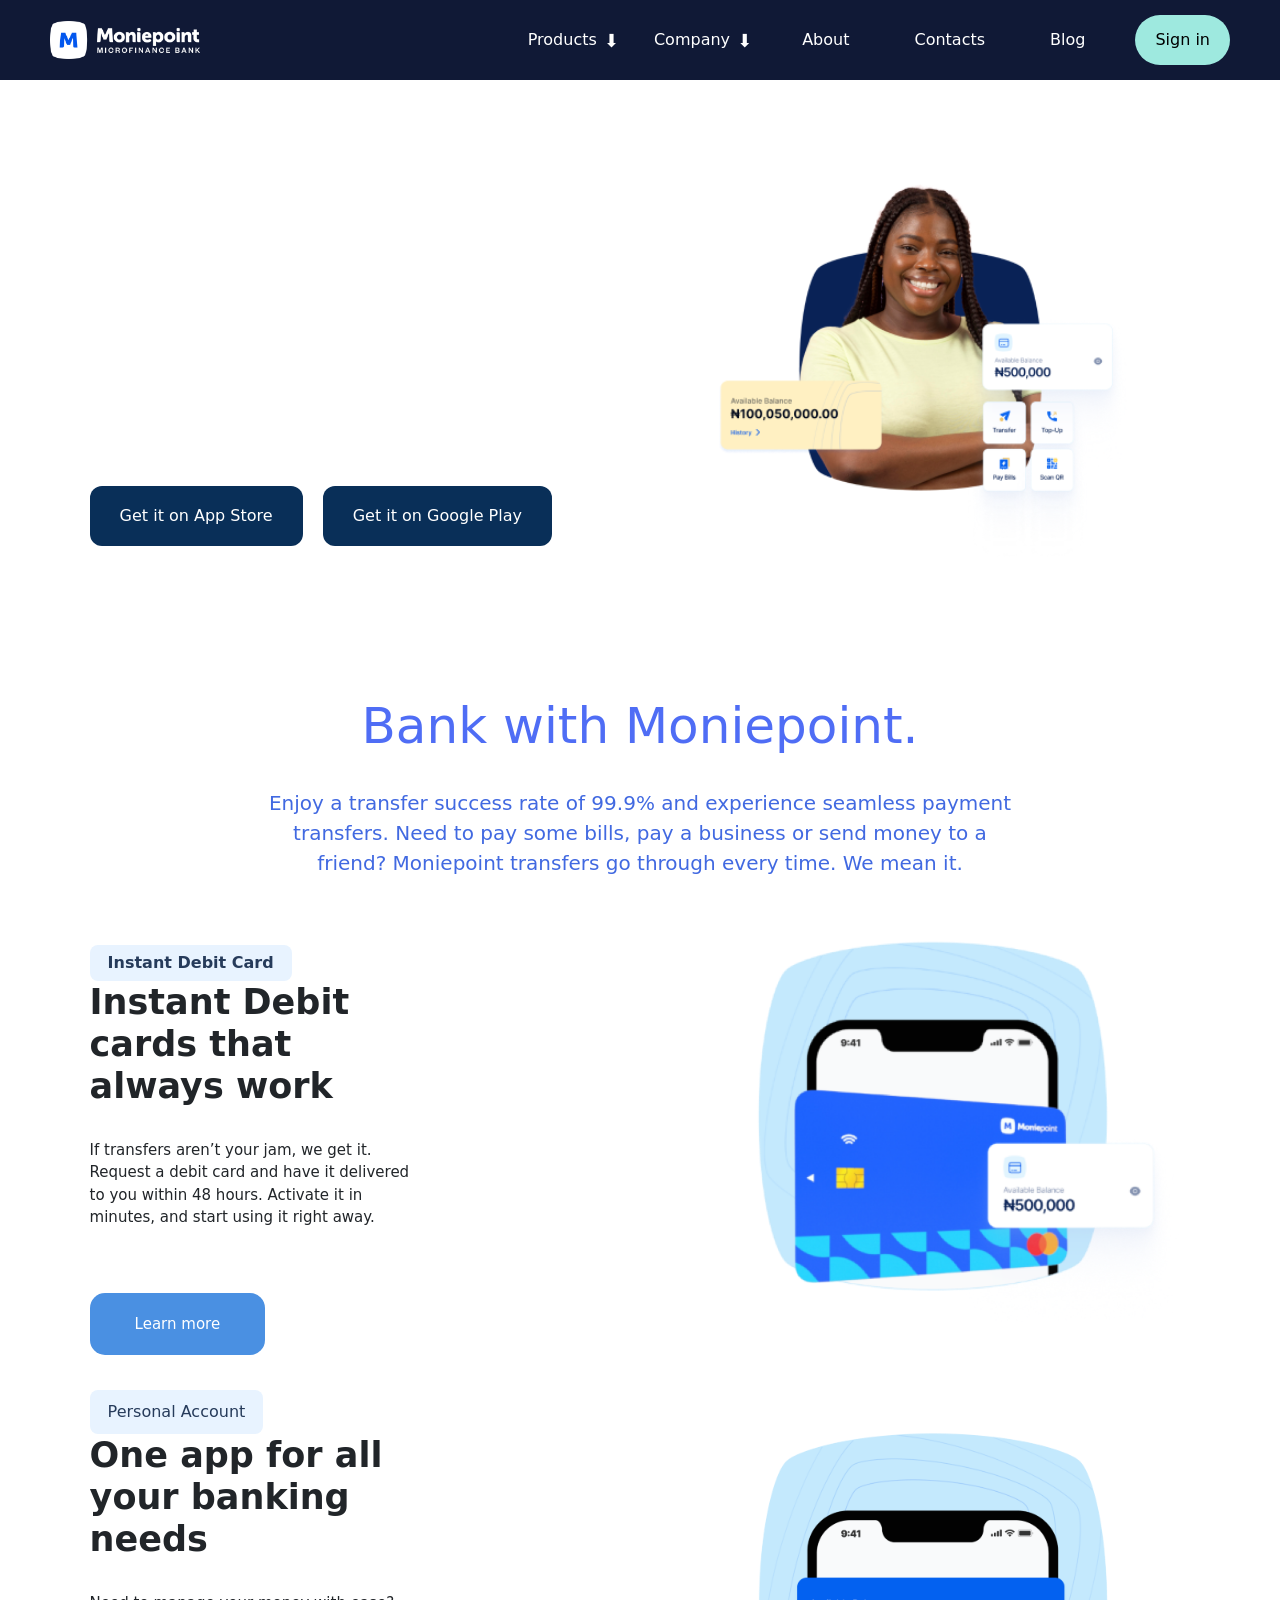
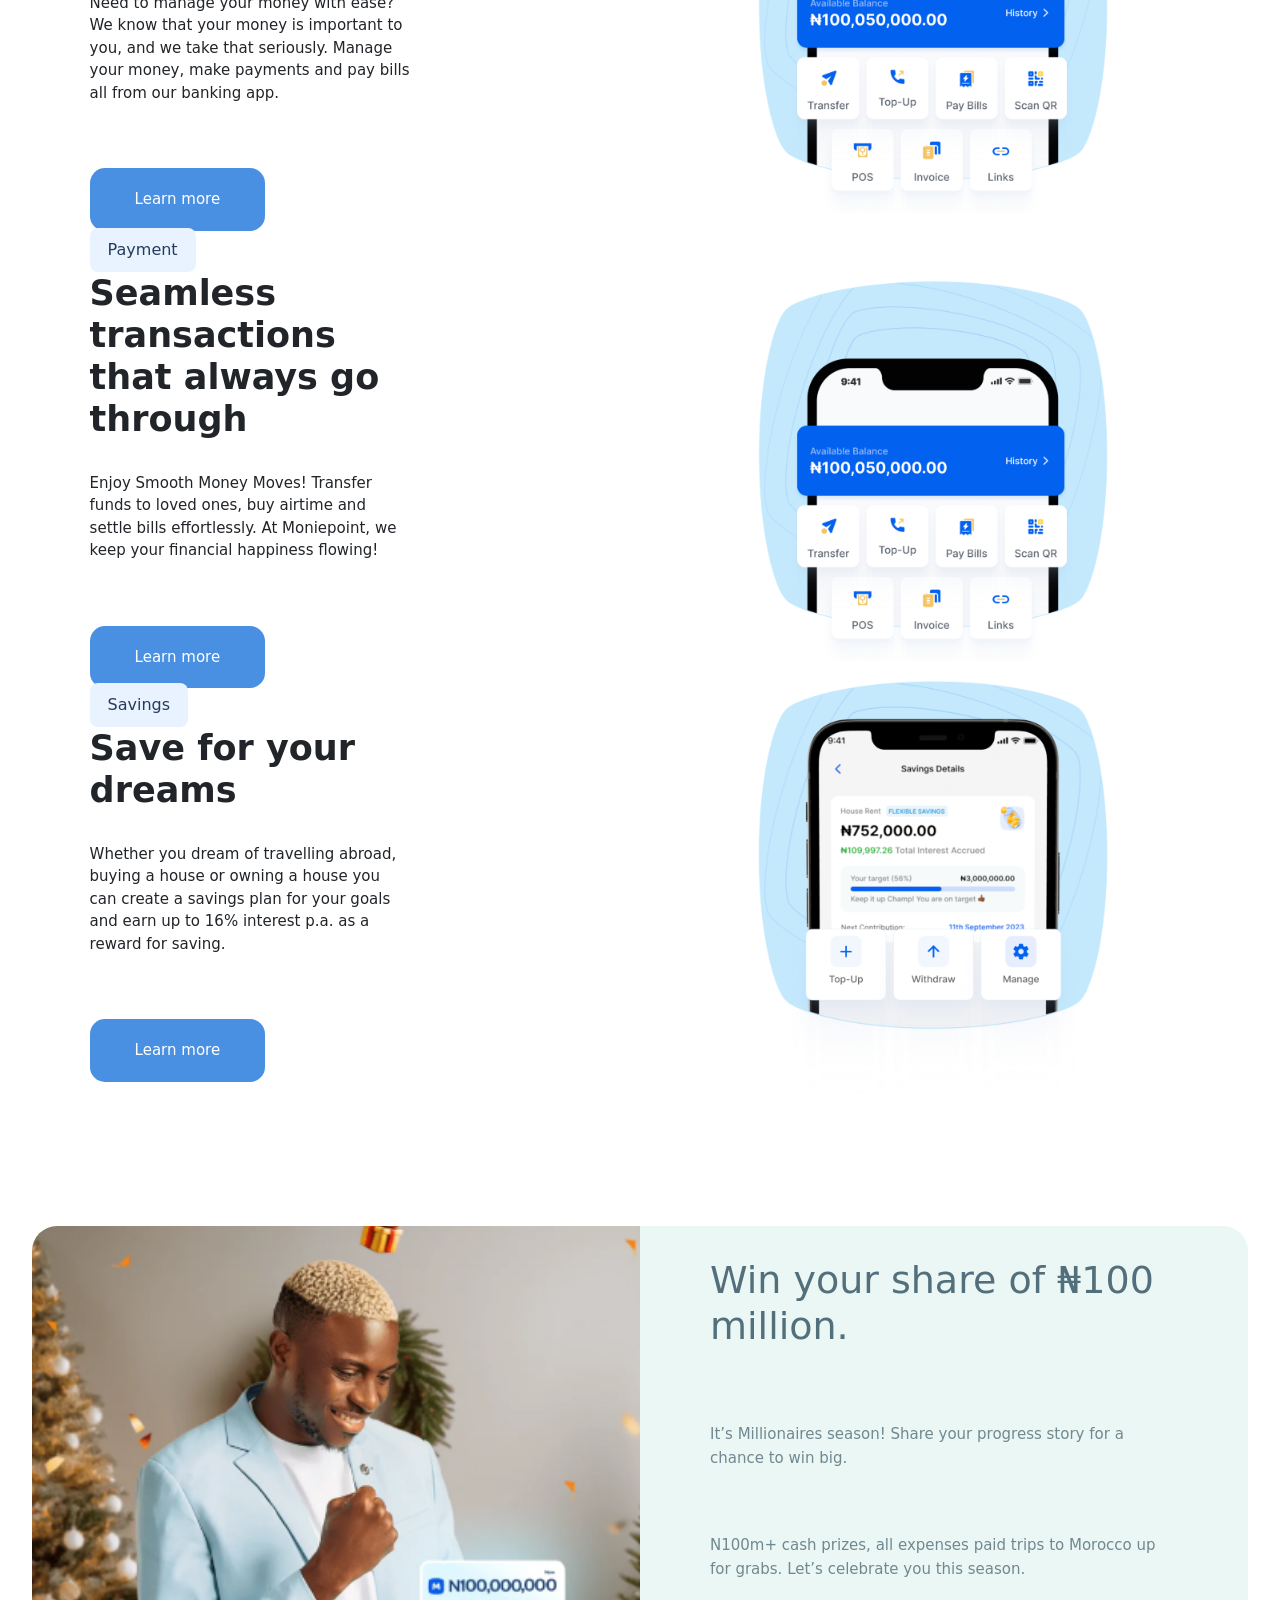
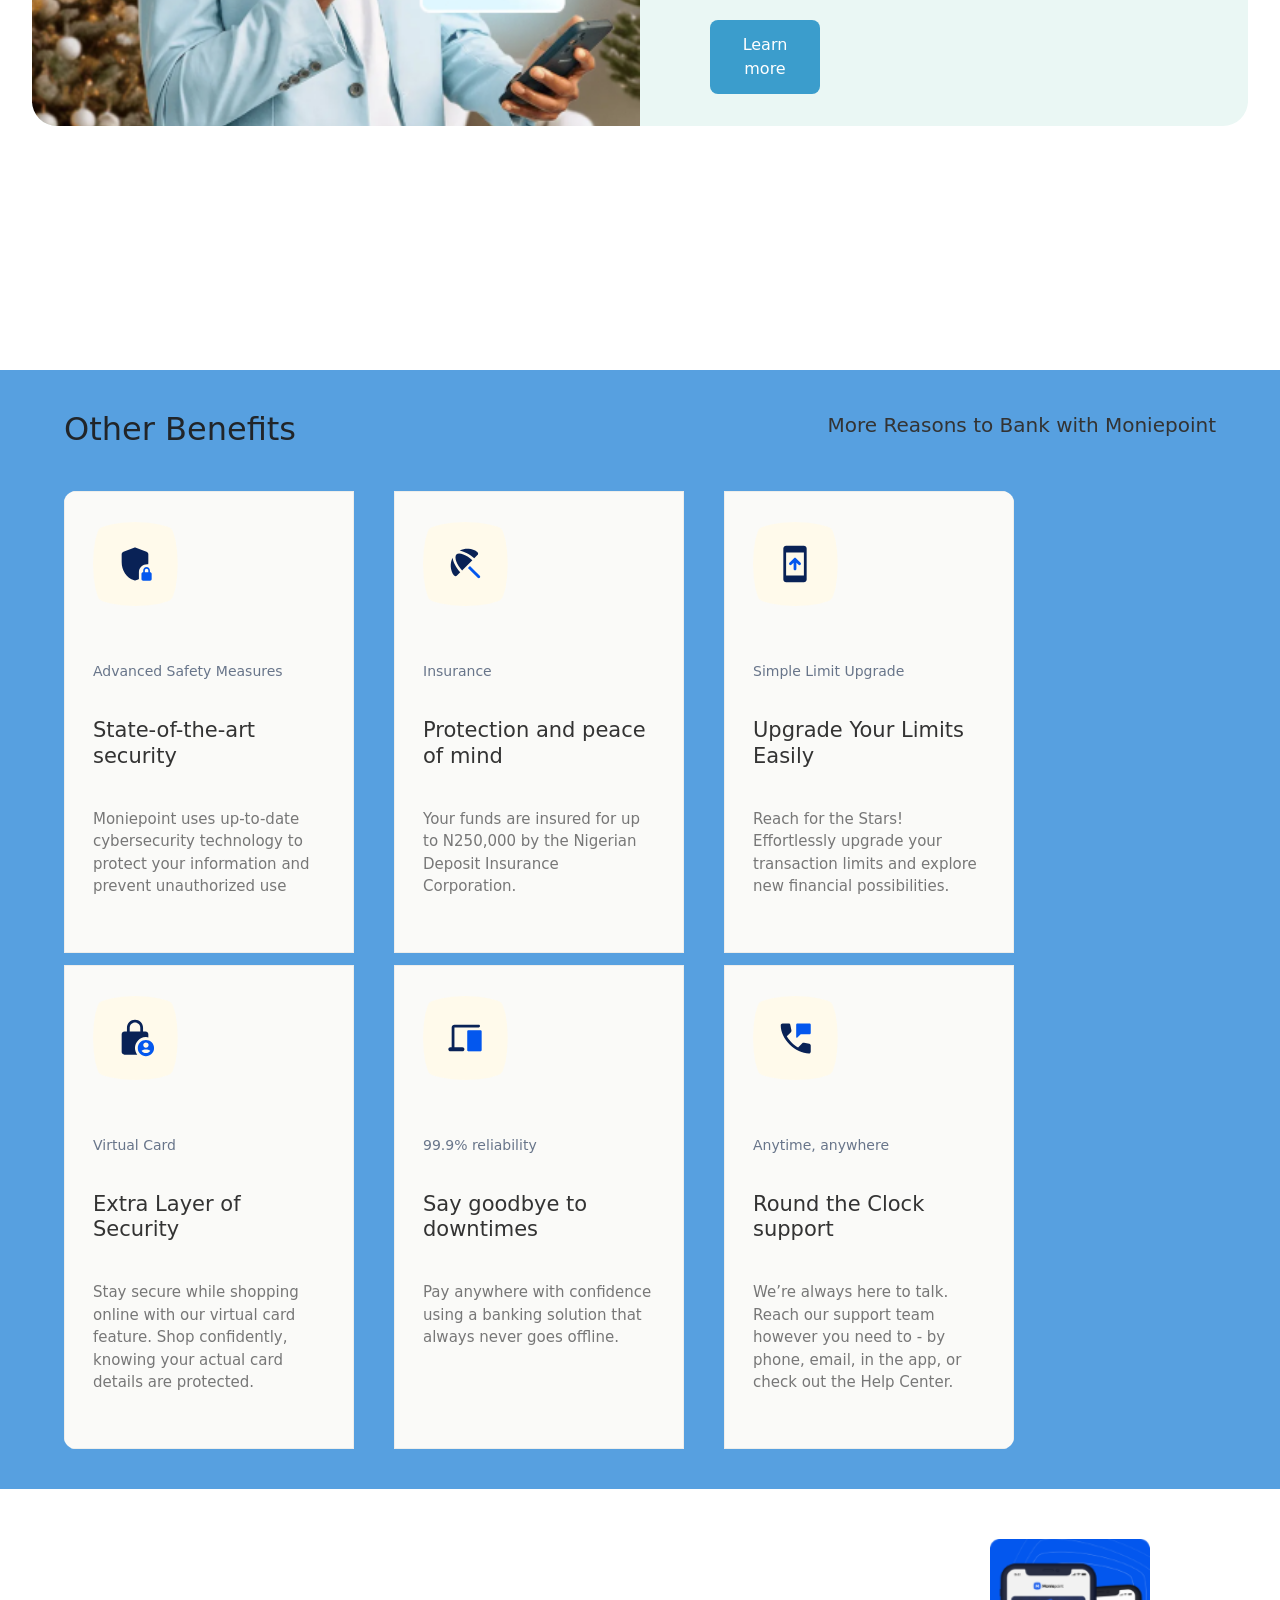
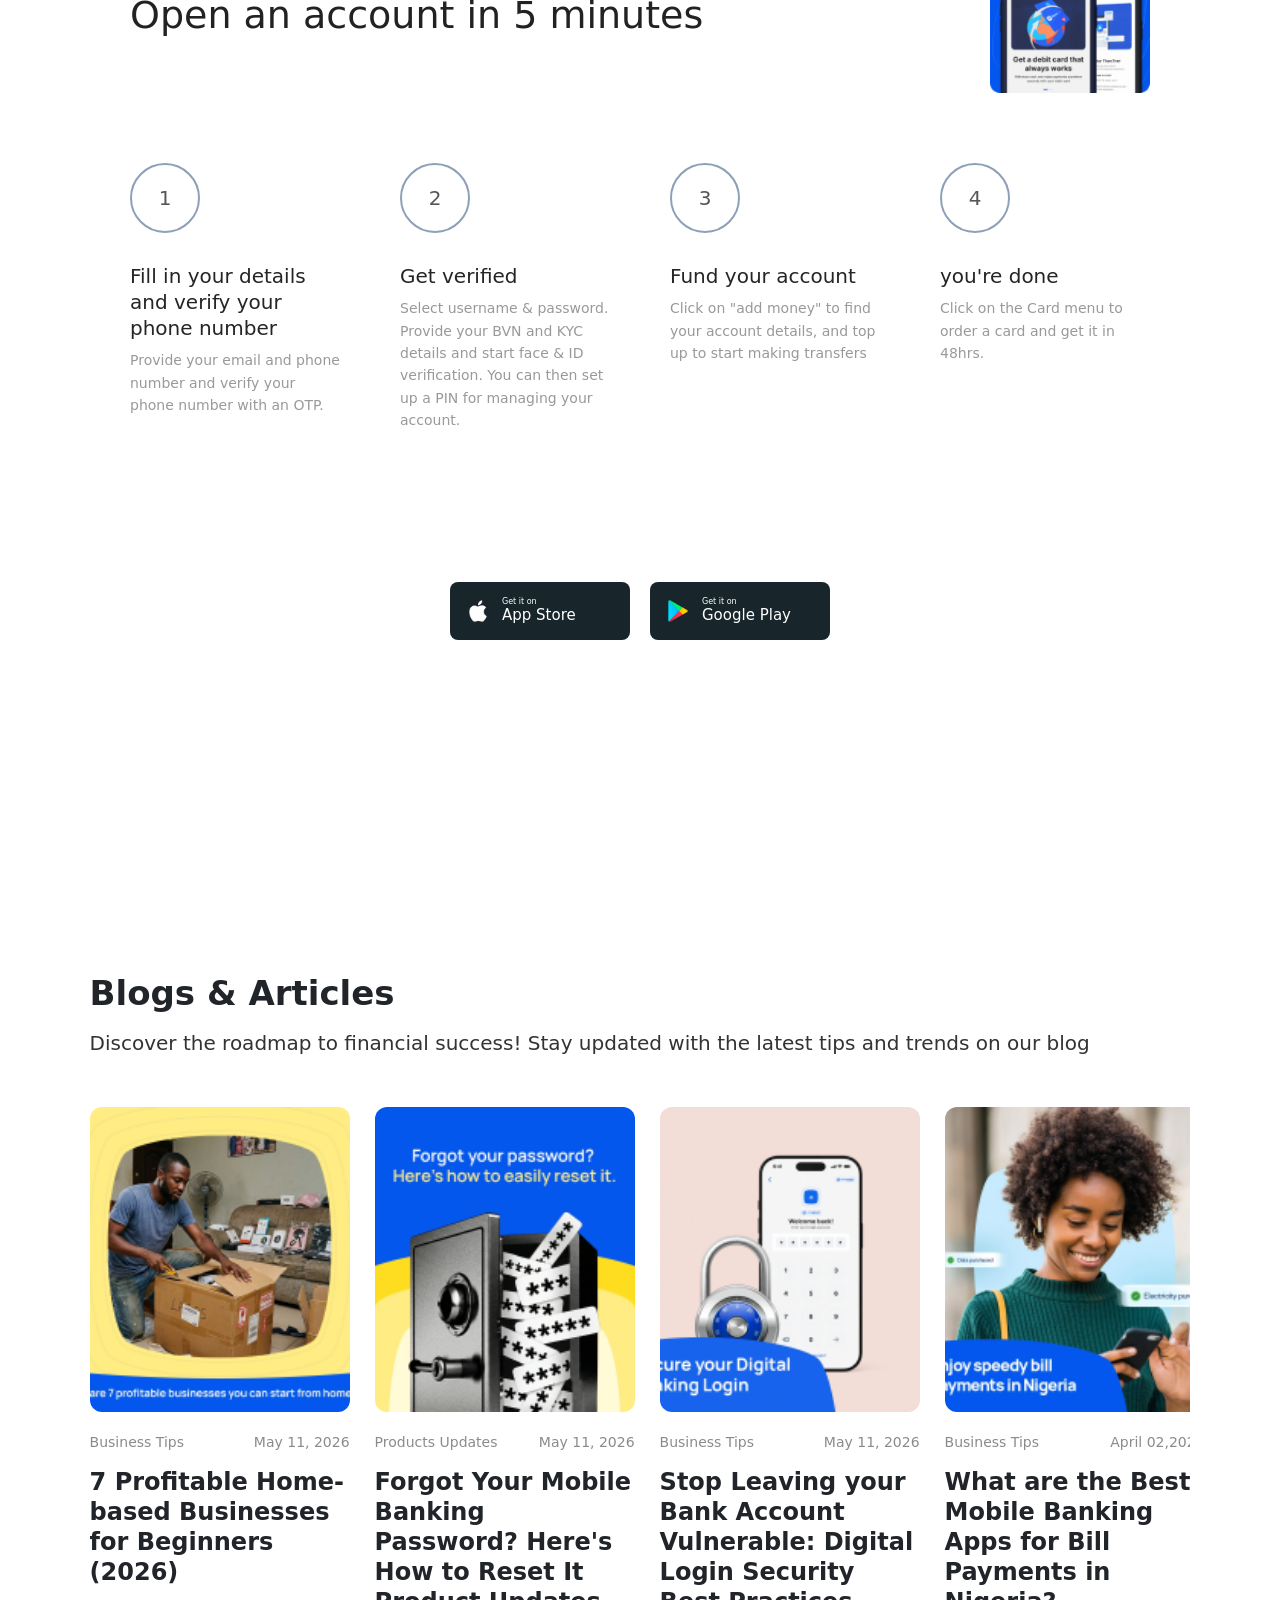
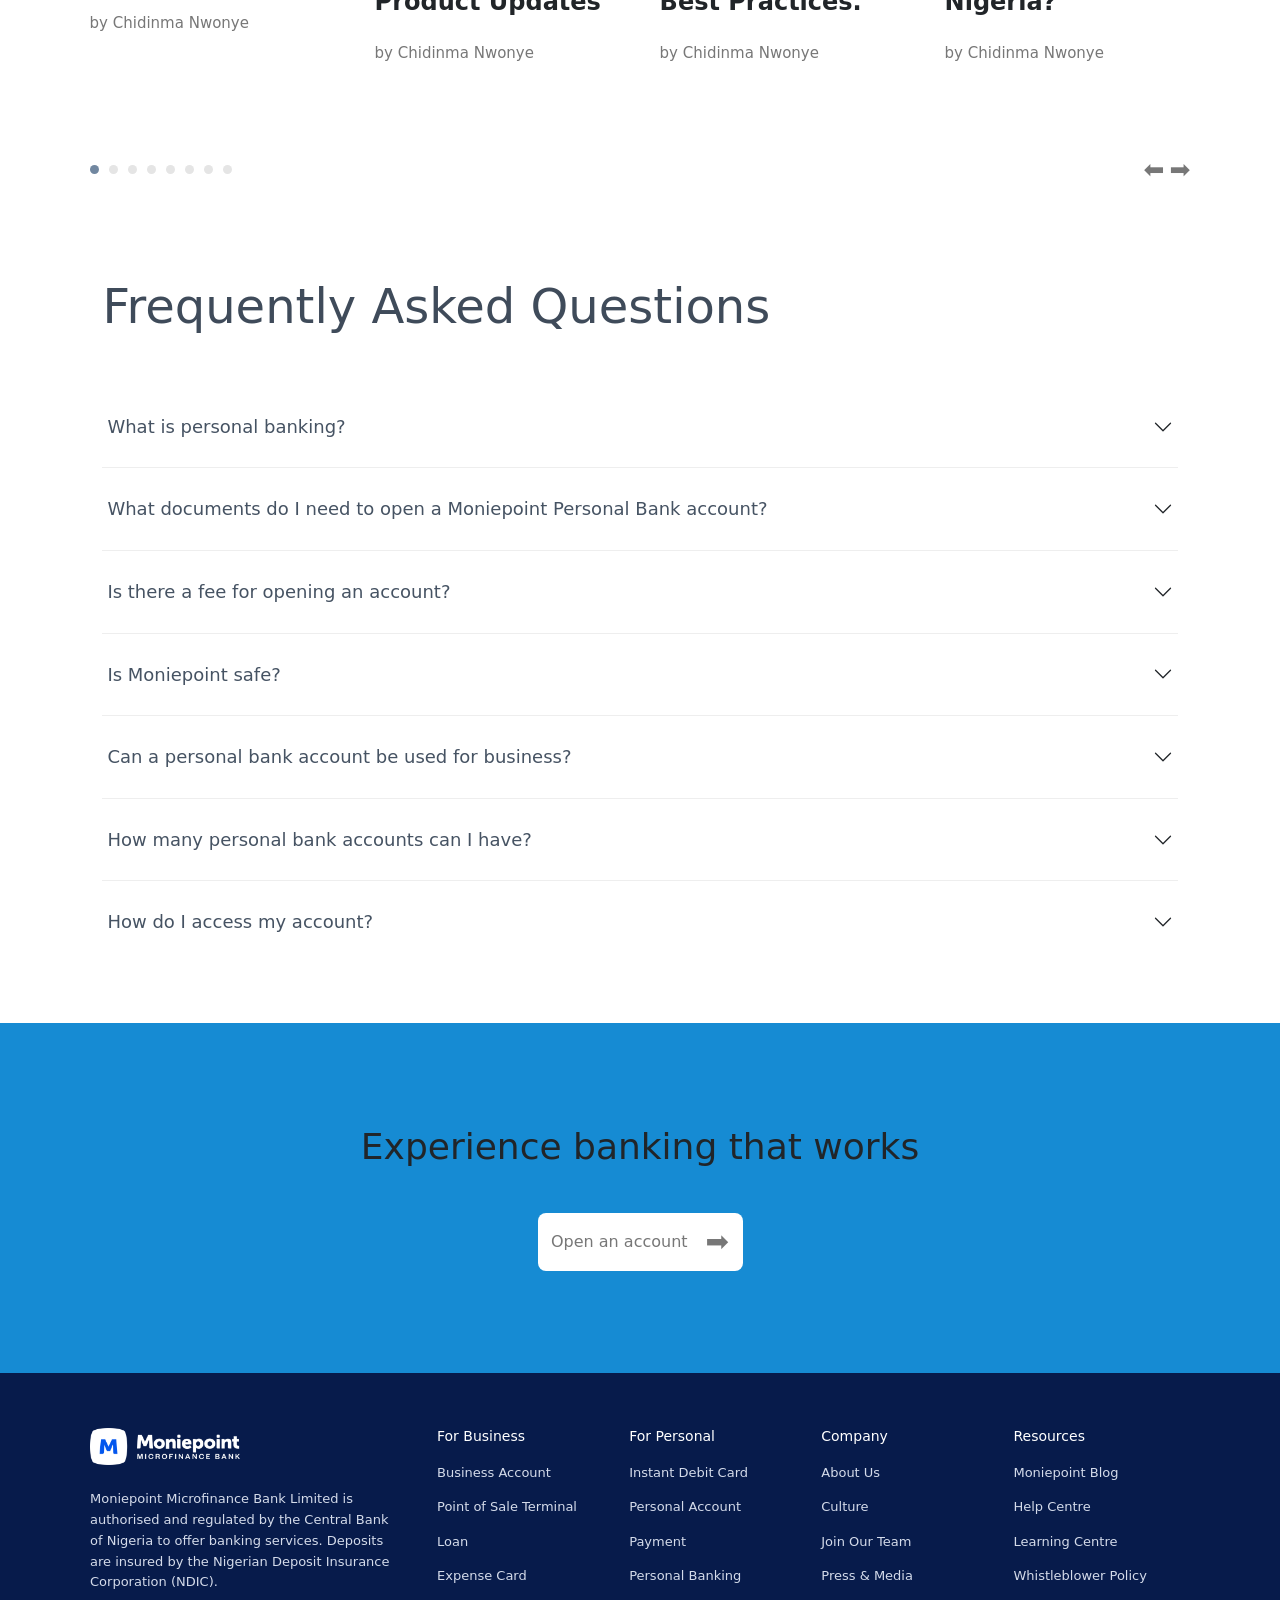
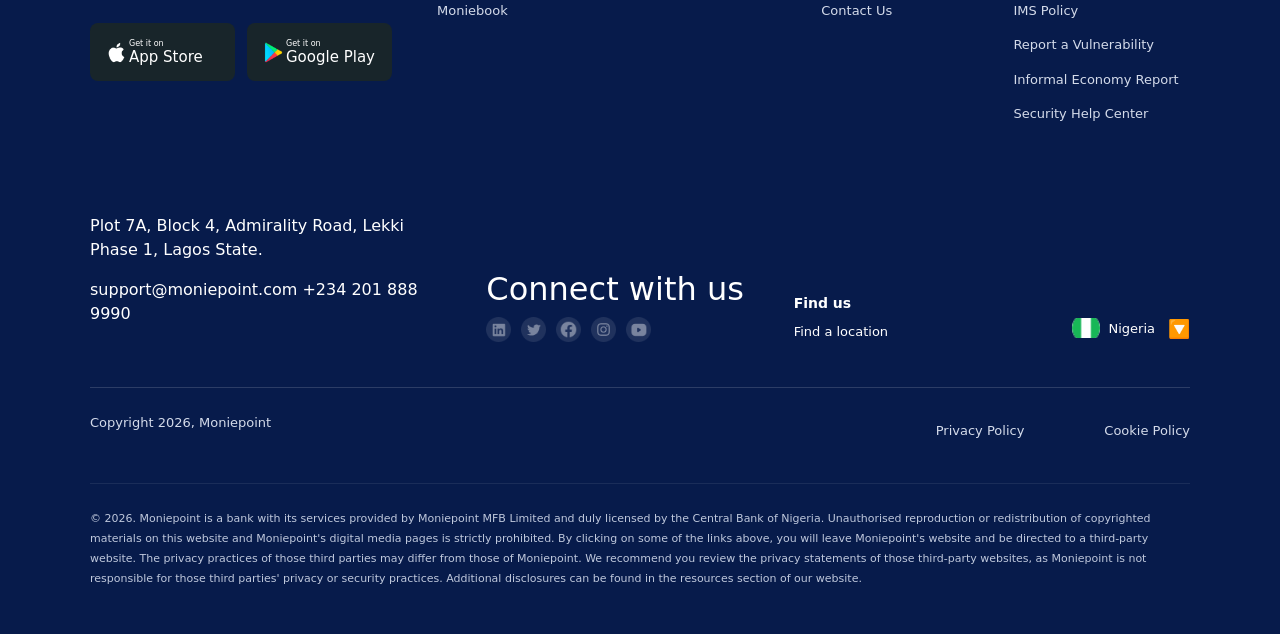
<file: index.html>
<!DOCTYPE html>
<html lang="en">
<head>
    <meta charset="UTF-8">
    <meta name="viewport" content="width=device-width, initial-scale=1.0">
    <title>Moniepoint</title>
    <link href="https://cdn.jsdelivr.net/npm/bootstrap@5.3.8/dist/css/bootstrap.min.css" rel="stylesheet" integrity="sha384-sRIl4kxILFvY47J16cr9ZwB07vP4J8+LH7qKQnuqkuIAvNWLzeN8tE5YBujZqJLB" crossorigin="anonymous">
    <link rel="stylesheet" href="style.css">
</head>
<body>
   <header class="navbar">
     <div class="logo">
       <img src="imgi_4_logo-mfb-white.png" alt="">
     </div>
        
     <div class="nav-right">

      <div class="dropdown">
        <input type="checkbox" id="products">

        <label for="products">
          Products <span>⬇</span>
        </label>

        <div class="dropdown-menu products-menu">
          <a href="#">
            <div class="menu-icon">
              <img src="imgi_45_default.png" alt="">
            </div>

            <div>
              <strong>Personal Account</strong>
              <p>Business and personal banking accounts</p>
            </div>
          </a>

          <a href="#">
            <div class="menu-icon">
              <img src="imgi_46_default.png" alt="">
            </div>

            <div>
              <strong>Debit Card</strong>
              <p>Business and individual loans</p>
            </div>
          </a>

          <a href="#">
            <div class="menu-icon">
              <img src="imgi_47_default.png" alt="">
            </div>

            <div>
              <strong>Payments</strong>
              <p>Accept payments from anywhere</p>
            </div>
          </a>

          <a href="#">
            <div class="menu-icon">
              <img src="imgi_48_default.png" alt="">
            </div>

            <div>
              <strong>USSD</strong>
              <P>Dial *5573# for easy offline banking</P>
            </div>
          </a>

          <a href="#">
            <div class="menu-icon">
              <img src="imgi_49_default.png" alt="">
            </div>

            <div>
              <strong>Savings</strong>
              <p>Save and earn up to 17.5% interest p.a. in return</p>
            </div>
          </a>

        </div>
        </div>
      <div class="dropdown">
        <input type="checkbox" id="company">

        <label for="company">
          Company <span>⬇</span>
        </label>

        <div class="dropdown-menu company-menu">
          <a href="#">
            <div class="menu-icon">
              <img src="imgi_49_default (1).png" alt="">
            </div>

            <div>
              <strong>Culture</strong>
            </div>
          </a>

          <a href="#">
            <div class="menu-icon">
              <img src="imgi_50_default.png" alt="">
            </div>

            <div>
              <strong>Careers</strong>
            </div>
          </a>

          <a href="#">
            <div class="menu-icon">
              <img src="imgi_51_default.png" alt="">
            </div>

            <div>
              <strong>Press</strong>
            </div>
          </a>

        </div>

      </div>


     






      
      <a href="#">About</a>
      <a href="#">Contacts</a>
      <a href="#">Blog</a>
      <button>Sign in</button>
     </div>
   </header>

  <div class="third">
    <div class="third-1">
      <h2>Get the card that works.</h2>
      <p>Brought to you by the same technology that powers Nigeria most trusted POS, Moniepoint offers you a reliable personal banking experience.</p>

      <div class="buttons">
        <button>Get it on App Store</button>
        <button>Get it on Google Play</button>

      </div>
    </div>

    <div class="image">
      <img src="imgi_9_hero.png" alt="">
    </div>
  </div>

  <div class="bank">
    <div class="bank-1">
      <h1>Bank with Moniepoint.</h1><br>
      <p>Enjoy a transfer success rate of 99.9% and experience seamless payment transfers. Need to pay some bills, pay a business or send money to a friend? Moniepoint transfers go through every time. We mean it.</p>

    </div>
  </div>

  <div class="debit">
    <div class="debit-1">
      <span class="badge">Instant Debit Card</span><br>
      <h2>Instant Debit cards that always work</h2><br>
      <p>If transfers aren’t your jam, we get it. Request a debit card and have it delivered to you within 48 hours. Activate it in minutes, and start using it right away.</p><br><br>
      
      <div class="debit-2">
        <button>Learn more</button>
      </div>
    </div>

    <div class="debit-3">
      <img src="imgi_10_tool1.png" alt="">
    </div>
   </div>
  

  <div class="personal">
    <div class="personal-1">
      <span class="pers">Personal Account</span><br>
      <h2>One app for all your banking needs</h2><br>
      <p>Need to manage your money with ease? We know that your money is important to you, and we take that seriously. Manage your money, make payments and pay bills all from our banking app.</p><br><br>

    <div class="personal-2">
      <button>Learn more</button>
    </div>
    </div><br>
    
    <div class="personal-3">
      <img src="imgi_12_tool3.png" alt="">
    </div>
  </div><br><br>

  <div class="go">
    <div class="go-1">
      <span class="gos">Payment</span><br>
      <h2>Seamless transactions that always go through</h2><br>
      <p>Enjoy Smooth Money Moves! Transfer funds to loved ones, buy airtime and settle bills effortlessly. At Moniepoint, we keep your financial happiness flowing!</p><br><br>

      <div class="go-2">
        <button>Learn more</button>
      </div>
    </div>

    <div class="go-3">
      <img src="imgi_12_tool3.png" alt="">
    </div>
  </div><br>

  <div class="save">
    <div class="save-1">
      <span class="saved">Savings</span><br>
      <h2>Save for your dreams</h2><br>
      <p>Whether you dream of travelling abroad, buying a house or owning a house you can create a savings plan for your goals and earn up to 16% interest p.a. as a reward for saving.</p><br><br>

      <div class="save-2">
        <button>Learn more</button>
      </div>
    </div>
    <div class="save-3">
      <img src="imgi_13_tool4.png" alt="">
    </div>
  </div><br>

  <div class="share">
    <div class="share-left">
      <img src="imgi_14_millionaires-season.png" alt="">
    </div>

    <div class="share-right">
      <h1>Win your share of ₦100 million.</h1><br><br>
      <p>It’s Millionaires season! Share your progress story for a chance to win big.</p><br><br>
      <p>N100m+ cash prizes, all expenses paid trips to Morocco up for grabs. Let’s celebrate you this season.</p><br>

      <button>Learn more</button>
    </div>
  </div><br>

  <section class="benefits">
    <div class="title">
      <h2>Other Benefits</h2>
      <p>More Reasons to Bank with Moniepoint</p>
    </div>

    <div class="benefit-contain">
      <div class="card">
        <div class="icon">
          <img src="imgi_15_art.png" alt="">
        </div>

        <small>Advanced Safety Measures</small><br>
        <h2>State-of-the-art security</h2><br>
        <p>Moniepoint uses up-to-date cybersecurity technology to protect your information and prevent unauthorized use</p><br>

      </div>
    

    <div class="card">
      <div class="icon">
        <img src="imgi_16_pro.png" alt="">
      </div>

      <small>Insurance</small><br>
      <h2>Protection and peace of mind</h2><br>
      <p>Your funds are insured for up to N250,000 by the Nigerian Deposit Insurance Corporation.</p><br>

    </div>

    <div class="card">
      <div class="icon">
        <img src="imgi_17_sim.png" alt="">
      </div>

      <small>Simple Limit Upgrade</small><br>
      <h2>Upgrade Your Limits Easily</h2><br>
      <p>Reach for the Stars! Effortlessly upgrade your transaction limits and explore new financial possibilities.</p><br>

    </div>

    <div class="card">
      <div class="icon">
        <img src="imgi_18_virtual.png" alt="">
      </div>

      <small>Virtual Card</small><br>
      <h2>Extra Layer of Security</h2><br>
      <p>Stay secure while shopping online with our virtual card feature. Shop confidently, knowing your actual card details are protected.</p><br>

    </div>

    <div class="card">
      <div class="icon">
        <img src="imgi_19_business.png" alt="">
      </div>

      <small>99.9% reliability</small><br>
      <h2>Say goodbye to downtimes</h2><br>
      <p>Pay anywhere with confidence using a banking solution that always never goes offline.</p><br>
      
    </div>

    <div class="card">
      <div class="icon">
        <img src="imgi_20_clock.png" alt="">
      </div>

      <small>Anytime, anywhere</small><br>
      <h2>Round the Clock support</h2><br>
      <p>We’re always here to talk. Reach our support team however you need to -  by phone, email, in the app, or check out the Help Center.</p><br>

    </div>

    </div>
  </section>

  <section class="account-sec">
    <div class="account-int">
      <h1>Open an account in 5 minutes</h1>
      <img src="imgi_21_start-1.png" alt="">
    </div>

    <div class="steps">
      <div class="step">
        <div class="step-number">1</div>
        <h3>Fill in your details and verify your phone number</h3>

        <p>Provide your email and phone number and verify your phone number with an OTP.</p>
      </div>

      <div class="step">
        <div class="step-number">2</div>
        <h3>Get verified</h3>

        <p>Select username & password. Provide your BVN and KYC details and start face & ID verification. You can then set up a PIN for managing your account.</p>
        
      </div>

      <div class="step">
        <div class="step-number">3</div>
        <h3>Fund your account</h3>

        <p>Click on "add money" to find your account details, and top up to start making transfers</p>
        
      </div>

      <div class="step">
        <div class="step-number">4</div>
        <h3>you're done</h3>

        <p>Click on the Card menu to order a card and get it in 48hrs.</p>

      </div>
    </div>
  </section>

  <div class="download">
    <!--App store-->
    <a href="#" class="button">
      <img src="imgi_5_apple.png" alt="">
      <div class="text">
        <small>Get it on</small>
        <span>App Store</span>
      </div>
    </a>

    <!--Google Play-->
    <a href="#" class="button">
      <img src="imgi_6_playstore.png" alt="">
      <div class="text">
        <small>Get it on</small>
        <span>Google Play</span>
      </div>
    </a>
  </div>
  

  <section class="blog-section">
    <div class="blog-header">
      <h2>Blogs & Articles</h2>
      <p>Discover the roadmap to financial success! Stay updated with the latest tips and trends on our blog</p>
    </div>

    

      
      <div class="carousel">

      <div class="blog-contain">
    

      <div class="blog-card">
        <div class="blog-img">
          <img src="imgi_25_cmp110qd1w0tz07mje1el2hhd.png" alt="">
        </div>
      <div class="blog-info">
        <div class="category">
          <span>Business Tips</span>
          <span>May 11, 2026</span>
        </div>

        <h3>7 Profitable Home-based Businesses for Beginners (2026)</h3>
        <p class="author">by Chidinma Nwonye</p>
      </div>
      </div>

      <!--Card 2-->
      <div class="blog-card">
        <div class="blog-img">
          <img src="imgi_26_cmp10m8ewvgtt07mhuehoa2ms.png" alt="">
        </div>

      <div class="blog-info">
        <div class="category">
          <span>Products Updates</span>
          <span>May 11, 2026</span>
        </div>
          
        <h3>Forgot Your Mobile Banking Password? Here's How to Reset It
Product Updates</h3>
        <p class="author">by Chidinma Nwonye</p>
      </div>
      </div>
    
      <!--Card 3-->
      <div class="blog-card">
        <div class="blog-img">
          <img src="imgi_27_cmp109ljmv9m507mjen4wqwmq.png" alt="">
        </div>

        <div class="blog-info">
          <div class="category">
            <span>Business Tips</span>
            <span>May 11, 2026</span>
          </div>

          <h3>Stop Leaving your Bank Account Vulnerable: Digital Login Security Best Practices.</h3>
          <p class="author">by Chidinma Nwonye</p>
        </div>
      </div>

      <!--Card 4-->
      <div class="blog-card">
        <div class="blog-img">
          <img src="imgi_28_cmnhb9mqcp2qd08mmgumfx1mb.png" alt="">
        </div>

        <div class="blog-info">
          <div class="category">
            <span>Business Tips</span>
            <span>April 02,2026</span>
          </div>

          <h3>What are the Best Mobile Banking Apps for Bill Payments in Nigeria?</h3>
          <p class="author">by Chidinma Nwonye</p>
        </div>
      </div>

      <!--Card 5-->
      <div class="blog-card">
        <div class="blog-img">
          <img src="imgi_29_cmnhar5sbooe706mnprw0fovm.png" alt="">
        </div>

        <div class="blog-info">
          <div class="category">
            <span>Business Tips</span>
            <span>April 02,2026</span>
          </div>

          <h3>Which Mobile Banking Services Offer Free Transfers in Nigeria</h3>
          <p class="author">by Chidinma Nwonye</p>
        </div>
      </div>

      <!--Card 6-->
      <div class="blog-card">
        <div class="blog-img">
          <img src="imgi_30_cmnh9v0ayo30r06mn39gpjyv6.png" alt="">
        </div>

        <div class="blog-info">
          <div class="category">
            <span>Business Tips</span>
            <span>April 02,2026</span>
          </div>

          <h3>Best Mobile Apps for Money Transfer in Nigeria (2026)</h3>
          <p class="author">by Chidinma Nwonye</p>
        </div>
      </div>

      <!--Card 7-->
      <div class="blog-card">
        <div class="blog-img">
          <img src="imgi_31_cmnh9kkryny6j08mm5ri3gezv.png" alt="">
        </div>

        <div class="blog-info">
          <div class="category">
            <span>Business Tips</span>
            <span>April 02,2026</span>
          </div>

          <h3>Which Digital Banks Pay the Highest Interest on Savings in Nigeria</h3>
          <p>by Chidinma Nwonye</p>
        </div>
      </div>

      <!--Card 8-->
      <div class="blog-card">
        <div class="blog-img">
          <img src="imgi_32_cmnfzab1h4xtc06mlcn0f39l2.png" alt="">
        </div>

        <div class="blog-info">
          <div class="category">
            <span>Business Tips</span>
            <span>April 01,2026</span>
          </div>

          <h3>You Spoke, We Built: Now Check Out Every Feature We Built for You in Q1 2026</h3>
          <p>by Moniepoint MFB</p>
        </div>
      </div>
    
      <!--Card 9-->
      <div class="blog-card">
        <div class="blog-img">
          <img src="imgi_33_cmmm2cir2h9uq07mjkftp6wdp.png" alt="">
        </div>

        <div class="blog-info">
          <div class="category">
            <span>Business Tips</span>
            <span>March 11,2026</span>
          </div>

          <h3>How to Set Up a Realistic Personal Budget in Nigeria That Actually Works</h3>
          <p>by Chidinma Nwonye</p>
        </div>
      </div>
      
    </div>
    </div>
    
    <!--Bottom-->
    <div class="blog-bottom">

      <div class="dots">
        <span class="active"></span>
        <span></span>
        <span></span>
        <span></span>
        <span></span>
        <span></span>
        <span></span>
        <span></span>
      </div>

      <div class="arrows">
        <button>⬅</button>
        <button>➡</button>

      </div>

    </div>
  </section>


  <section class="asked">

    <h3 class="ask">Frequently Asked Questions</h3>

    <div class="accordion accordion-flush" id="accordionFlushExample">
  <div class="accordion-item">
    <h2 class="accordion-header">
      <button class="accordion-button collapsed" type="button" data-bs-toggle="collapse" data-bs-target="#flush-collapseOne" aria-expanded="false" aria-controls="flush-collapseOne">
        What is personal banking?
      </button>
    </h2>
    <div id="flush-collapseOne" class="accordion-collapse collapse" data-bs-parent="#accordionFlushExample">
      <div class="accordion-body">Personal banking refers to financial services and products offered to individuals by a bank, including savings accounts, loans, and other services tailored for personal financial management.</div>
    </div>
  </div>
  <div class="accordion-item">
    <h2 class="accordion-header">
      <button class="accordion-button collapsed" type="button" data-bs-toggle="collapse" data-bs-target="#flush-collapseTwo" aria-expanded="false" aria-controls="flush-collapseTwo">
        What documents do I need to open a Moniepoint Personal Bank account?
      </button>
    </h2>
    <div id="flush-collapseTwo" class="accordion-collapse collapse" data-bs-parent="#accordionFlushExample">
      <div class="accordion-body">To open an account, you only need a valid Nigerian phone number, a functional email address and your BVN. These will give you access to a functional bank account on KYC Level 1. Click here to learn more about the KYC levels.</div>
    </div>
  </div>
  <div class="accordion-item">
    <h2 class="accordion-header">
      <button class="accordion-button collapsed" type="button" data-bs-toggle="collapse" data-bs-target="#flush-collapseThree" aria-expanded="false" aria-controls="flush-collapseThree">
        Is there a fee for opening an account?
      </button>
    </h2>
    <div id="flush-collapseThree" class="accordion-collapse collapse" data-bs-parent="#accordionFlushExample">
      <div class="accordion-body">No, there is no fee for opening or maintaining an account with Moniepoint.</div>
    </div>
  </div>
  <div class="accordion-item">
    <h2 class="accordion-header">
      <button class="accordion-button collapsed" type="button" data-bs-toggle="collapse" data-bs-target="#flush-collapseFour" aria-expanded="false" aria-controls="flush-collapseFour">
        Is Moniepoint safe?
      </button>
    </h2>
    <div id="flush-collapseFour" class="accordion-collapse collapse" data-bs-parent="#accordionFlushExample">
      <div class="accordion-body">Yes! At Moniepoint, we take security seriously by implementing robust security measures to protect your financial information and transactions. We are also regulated by CBN and insured by NDIC.</div>
    </div>
  </div>
  <div class="accordion-item">
    <h2 class="accordion-header">
      <button class="accordion-button collapsed" type="button" data-bs-toggle="collapse" data-bs-target="#flush-collapseFive" aria-expanded="false" aria-controls="flush-collapseFive">
        Can a personal bank account be used for business?
      </button>
    </h2>
    <div id="flush-collapseFive" class="accordion-collapse collapse" data-bs-parent="#accordionFlushExample">
      <div class="accordion-body">We recommend that you have a separate personal bank account and business account to keep track of your finances properly.</div>
    </div>
  </div>
  <div class="accordion-item">
    <h2 class="accordion-header">
      <button class="accordion-button collapsed" type="button" data-bs-toggle="collapse" data-bs-target="#flush-collapseSix" aria-expanded="false" aria-controls="flush-collapseSix">
        How many personal bank accounts can I have?
      </button>
    </h2>
    <div id="flush-collapseSix" class="accordion-collapse collapse" data-bs-parent="#accordionFlushExample">
      <div class="accordion-body">You can have more than one personal bank account depending on your financial goal.</div>
    </div>
  </div>
  <div class="accordion-item">
    <h2 class="accordion-header">
      <button class="accordion-button collapsed" type="button" data-bs-toggle="collapse" data-bs-target="#flush-collapseSeven" aria-expanded="false" aria-controls="flush-collapseSeven">
        How do I access my account?
      </button>
    </h2>
    <div id="flush-collapseSeven" class="accordion-collapse collapse" data-bs-parent="#accordionFlushExample">
      <div class="accordion-body">You can access your Moniepoint Personal Bank account through the mobile app. Click here to download the app.</div>
    </div>
  </div>
</div>
  </section>

  <section class="exper">
    <h2>Experience banking that works</h2>

    <a href="#" class="open">
      Open an account
      <span>➡</span>
    </a>
  </section>

  
  <footer class="footer">

    <div class="foot">
      <div class="logos">
        <img src="imgi_4_logo-mfb-white.png" alt="" class="logoos"><br>
      
      <p class="mood">Moniepoint Microfinance Bank Limited is authorised and regulated by the Central Bank of Nigeria to offer banking services. Deposits are insured by the Nigerian Deposit Insurance Corporation (NDIC).</p>

       <div class="apped">
        <a href="#" class="app">
      <img src="imgi_5_apple.png" alt="">
      <div class="text">
        <small>Get it on</small>
        <span>App Store</span>
      </div>
    </a>

    <!--Google Play-->
    <a href="#" class="app">
      <img src="imgi_6_playstore.png" alt="">
      <div class="text">
        <small>Get it on</small>
        <span>Google Play</span>
      </div>
    </a>
  </div>
      </div>
   

   <div class="lines-col">

    <h3>For Business</h3>

    <a href="#">Business Account</a>
    <a href="#">Point of Sale Terminal</a>
    <a href="#">Loan</a>
    <a href="#">Expense Card</a>
    <a href="#">Moniebook</a>

   </div>

   <div class="lines-col">

    <h3>For Personal</h3>

    <a href="#">Instant Debit Card</a>
    <a href="#">Personal Account</a>
    <a href="#">Payment</a>
    <a href="#">Personal Banking</a>

   </div>

   <div class="lines-col">
    <h3>Company</h3>
    <a href="#">About Us</a>
    <a href="#">Culture</a>
    <a href="#">Join Our Team</a>
    <a href="#">Press & Media</a>
    <a href="#">Contact Us</a>

   </div>

   <div class="lines-col">
    <h3>Resources</h3>
    <a href="#">Moniepoint Blog</a>
    <a href="#">Help Centre</a>
    <a href="#">Learning Centre</a>
    <a href="#">Whistleblower Policy</a>
    <a href="#">IMS Policy</a>
    <a href="#">Report a Vulnerability</a>
    <a href="#">Informal Economy Report</a>
    <a href="#">Security Help Center</a>

   </div>
    </div>
     

    <div class="lines-mid">
      <div class="address">
        <p>
          Plot 7A, Block 4,
          Admirality Road,
          Lekki Phase 1, Lagos State.
        </p>
        <p>
          support@moniepoint.com
            +234 201 888 9990
        </p>

      </div>

      <div class="social">
        <h2>Connect with us</h2>
        <div class="social-icons">
          <a href="#"><img src="imgi_35_linkedin.png" alt=""></a>

          <a href="#"><img src="imgi_36_twitter.png" alt=""></a>

          <a href="#"><img src="imgi_37_facebook.png" alt=""></a>

          <a href="#"><img src="imgi_38_instagram.png" alt=""></a>

          <a href="#"><img src="imgi_39_youtube.png" alt=""></a>
        </div>
      </div>

      <div class="find">
        <strong>Find us</strong>
        <a href="#">Find a location</a>

      </div>

      <div class="country">
        <img src="imgi_2_nig.png" alt="" class="flag">

        <span>Nigeria</span>

        <span class="con-arrow">🔽</span>

      </div>
    </div>


    <div class="copy-ri">
      <p>Copyright 2026, Moniepoint</p>

      <div class="leg-li">
        <a href="#">Privacy Policy</a>

        <a href="#">Cookie Policy</a>

      </div>
    </div>

    <div class="disclaim">
      <p>© 2026. Moniepoint is a bank with its services provided by Moniepoint MFB Limited and duly licensed by the Central Bank of Nigeria. Unauthorised reproduction or redistribution of copyrighted materials on this website and Moniepoint's digital media pages is strictly prohibited. By clicking on some of the links above, you will leave Moniepoint's website and be directed to a third-party website. The privacy practices of those third parties may differ from those of Moniepoint. We recommend you review the privacy statements of those third-party websites, as Moniepoint is not responsible for those third parties' privacy or security practices. Additional disclosures can be found in the resources section of our website.</p>

    </div>

  </footer>
  
</body>
<script src="https://cdn.jsdelivr.net/npm/bootstrap@5.3.8/dist/js/bootstrap.bundle.min.js" integrity="sha384-FKyoEForCGlyvwx9Hj09JcYn3nv7wiPVlz7YYwJrWVcXK/BmnVDxM+D2scQbITxI" crossorigin="anonymous"></script>
</html>
</file>
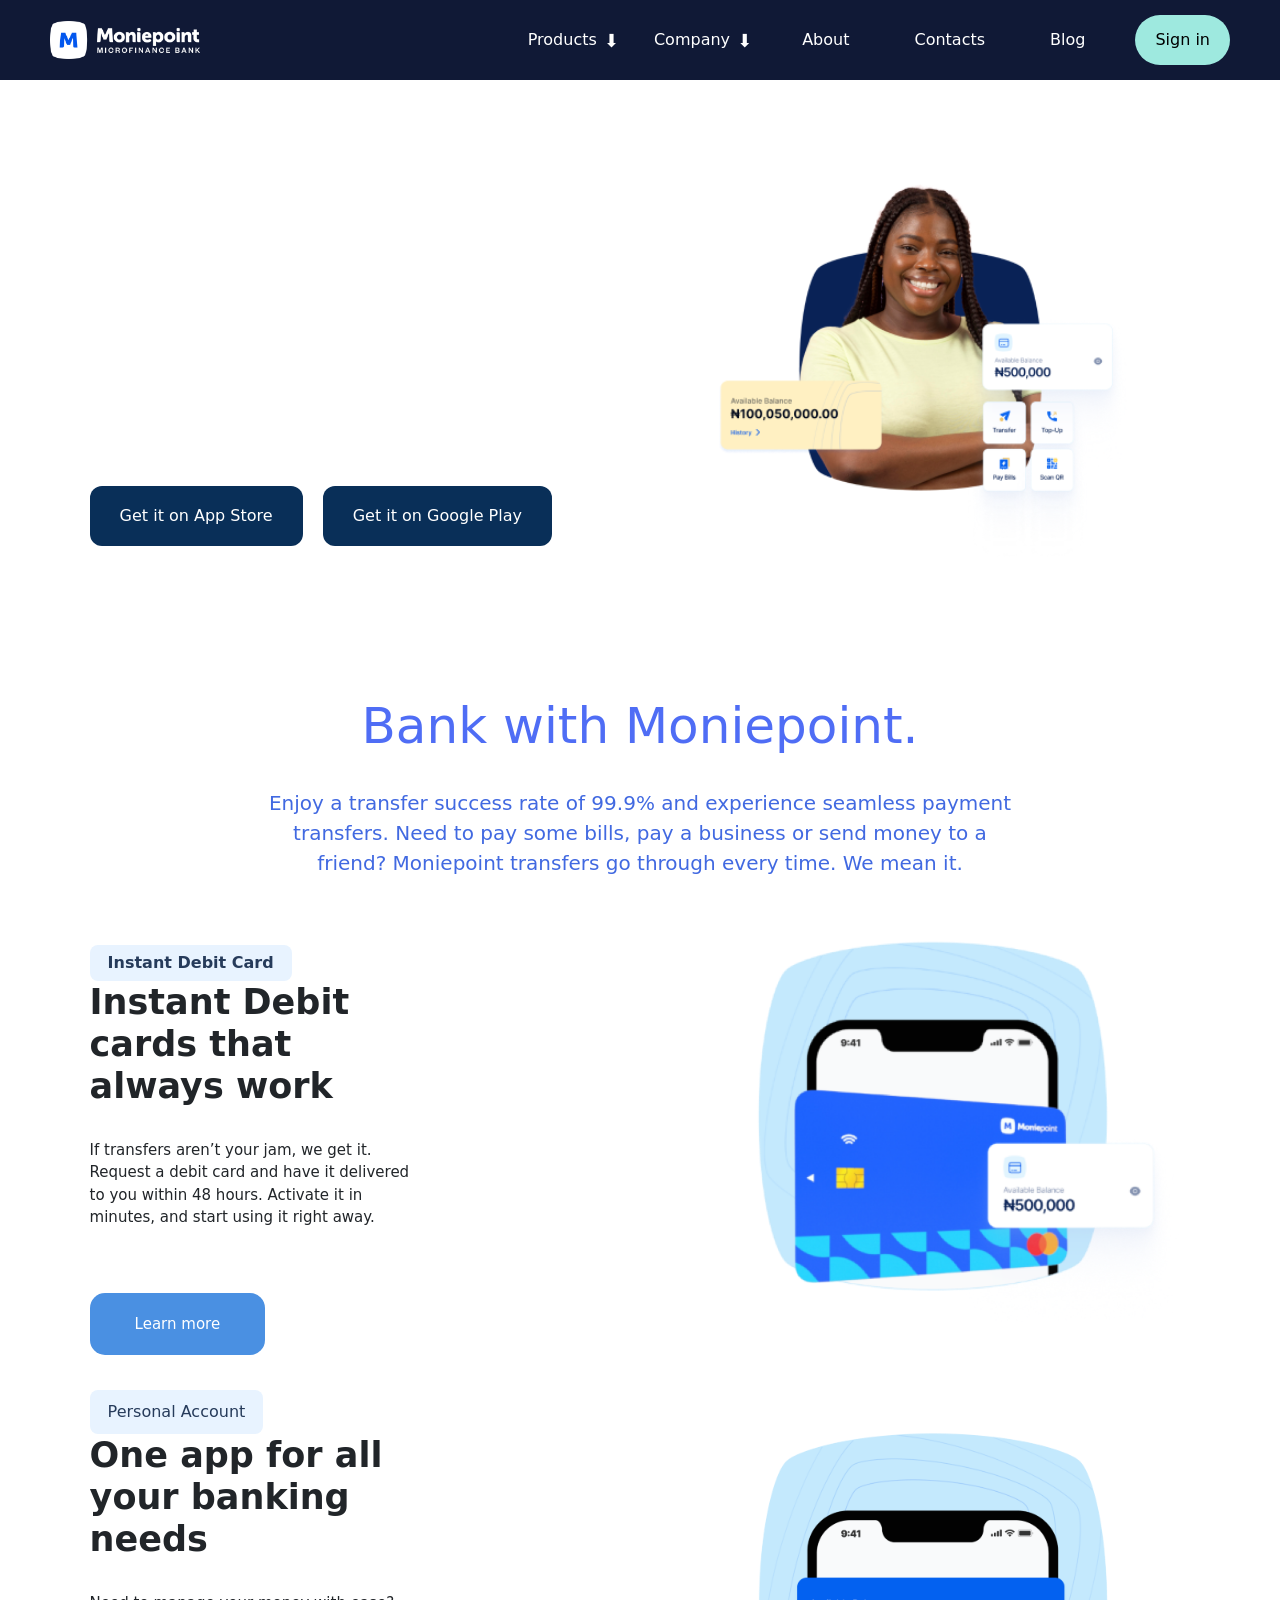
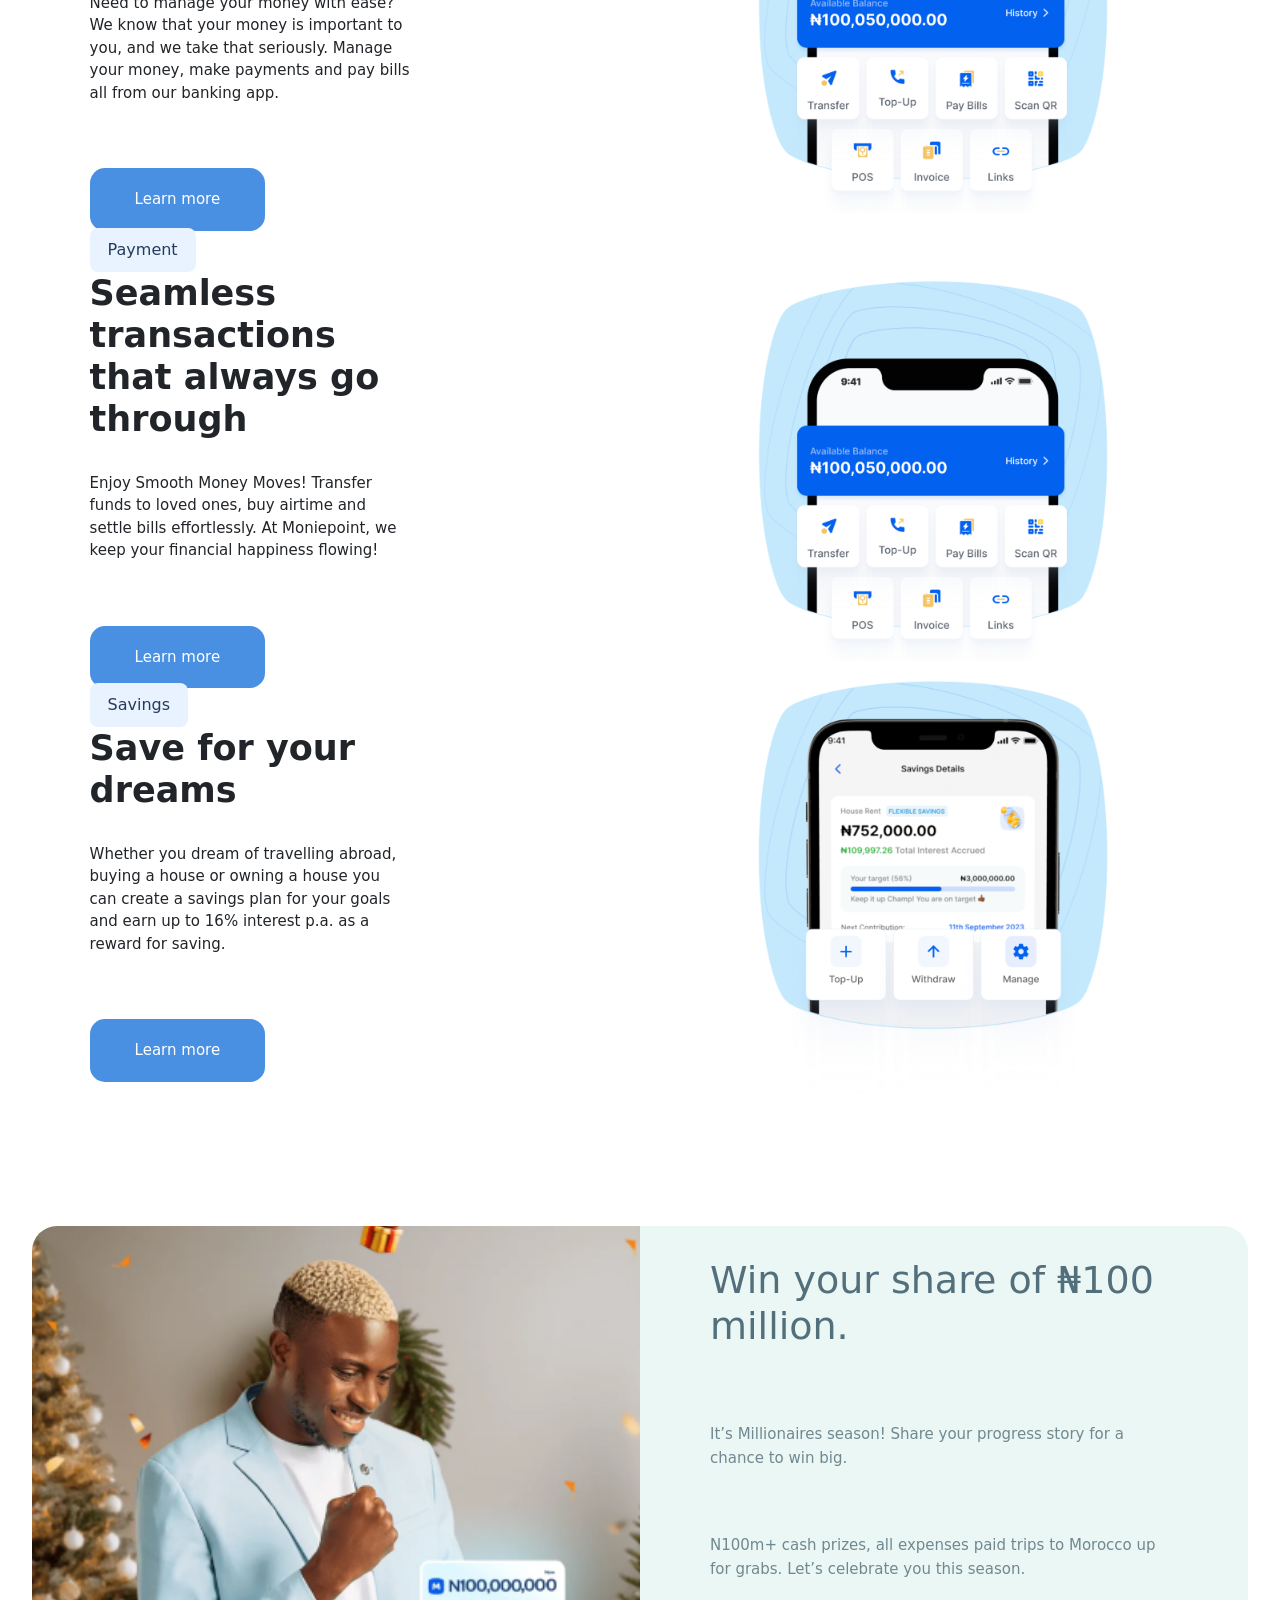
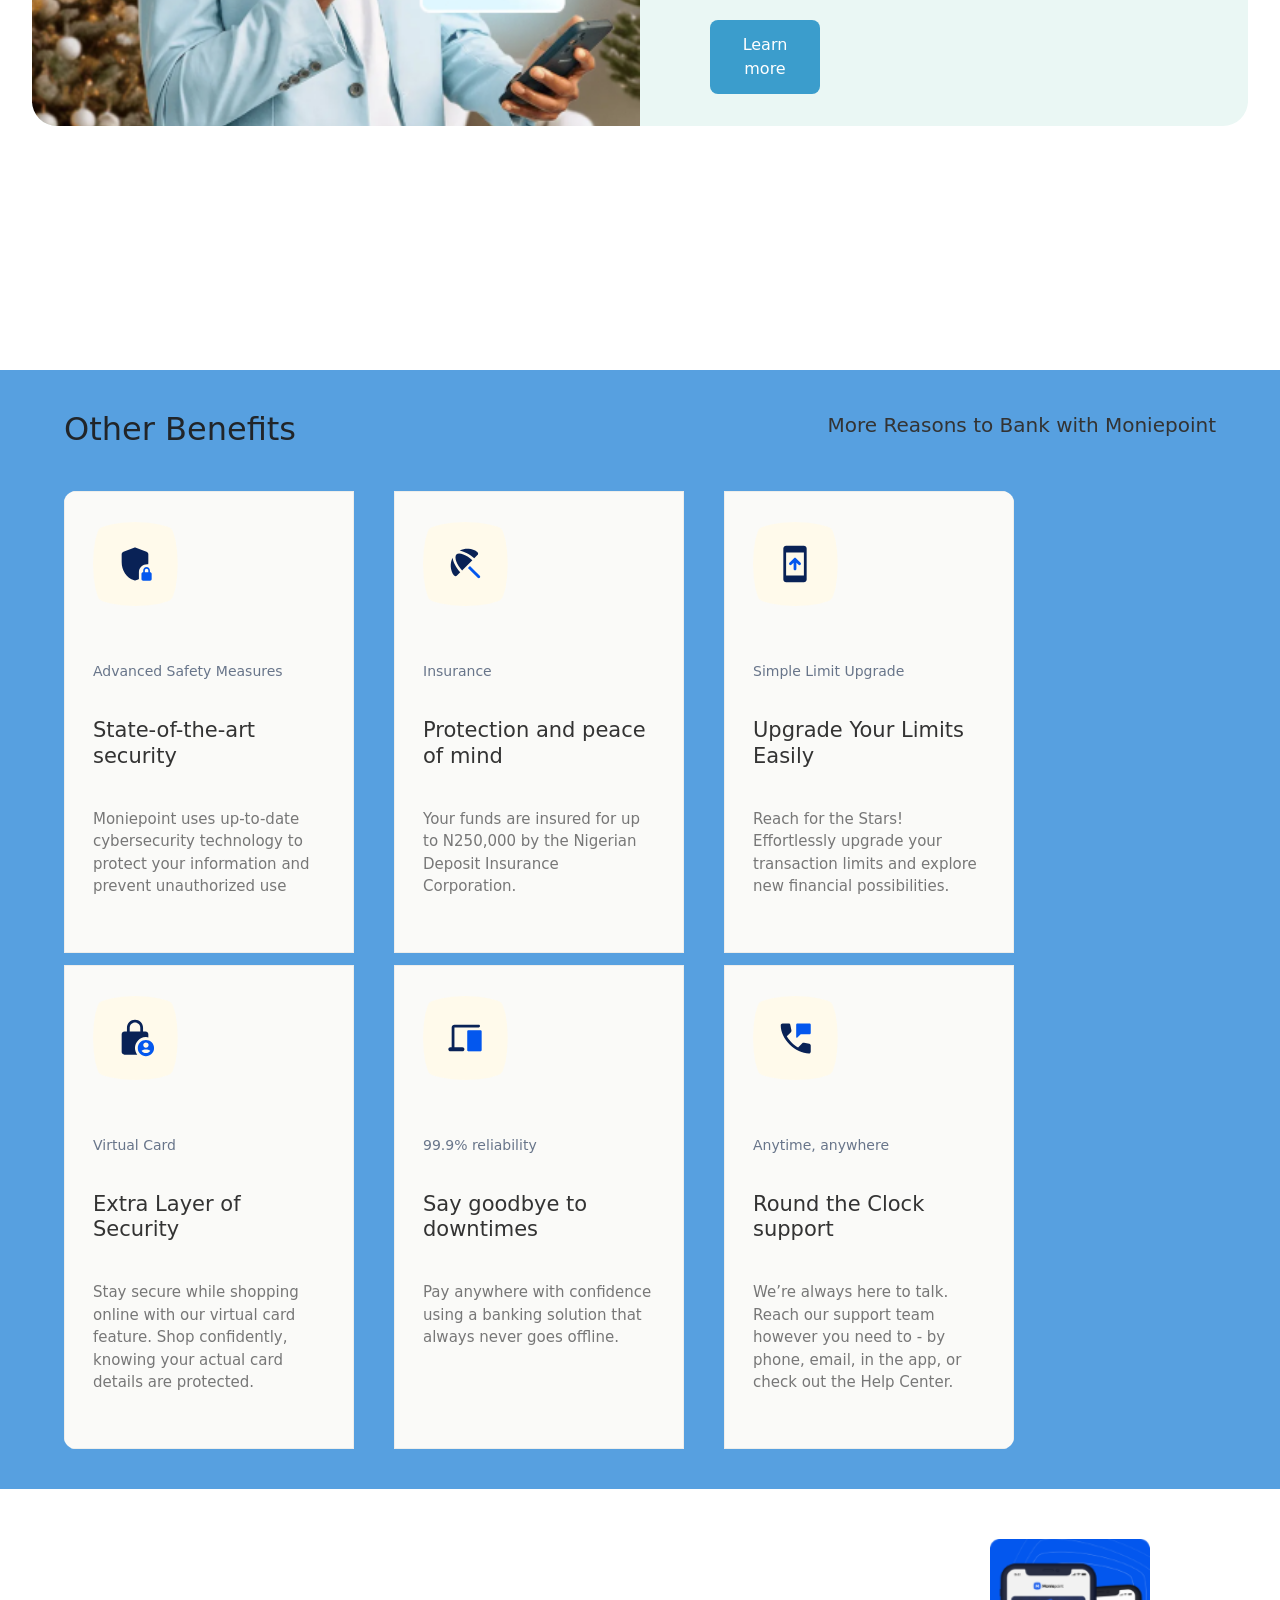
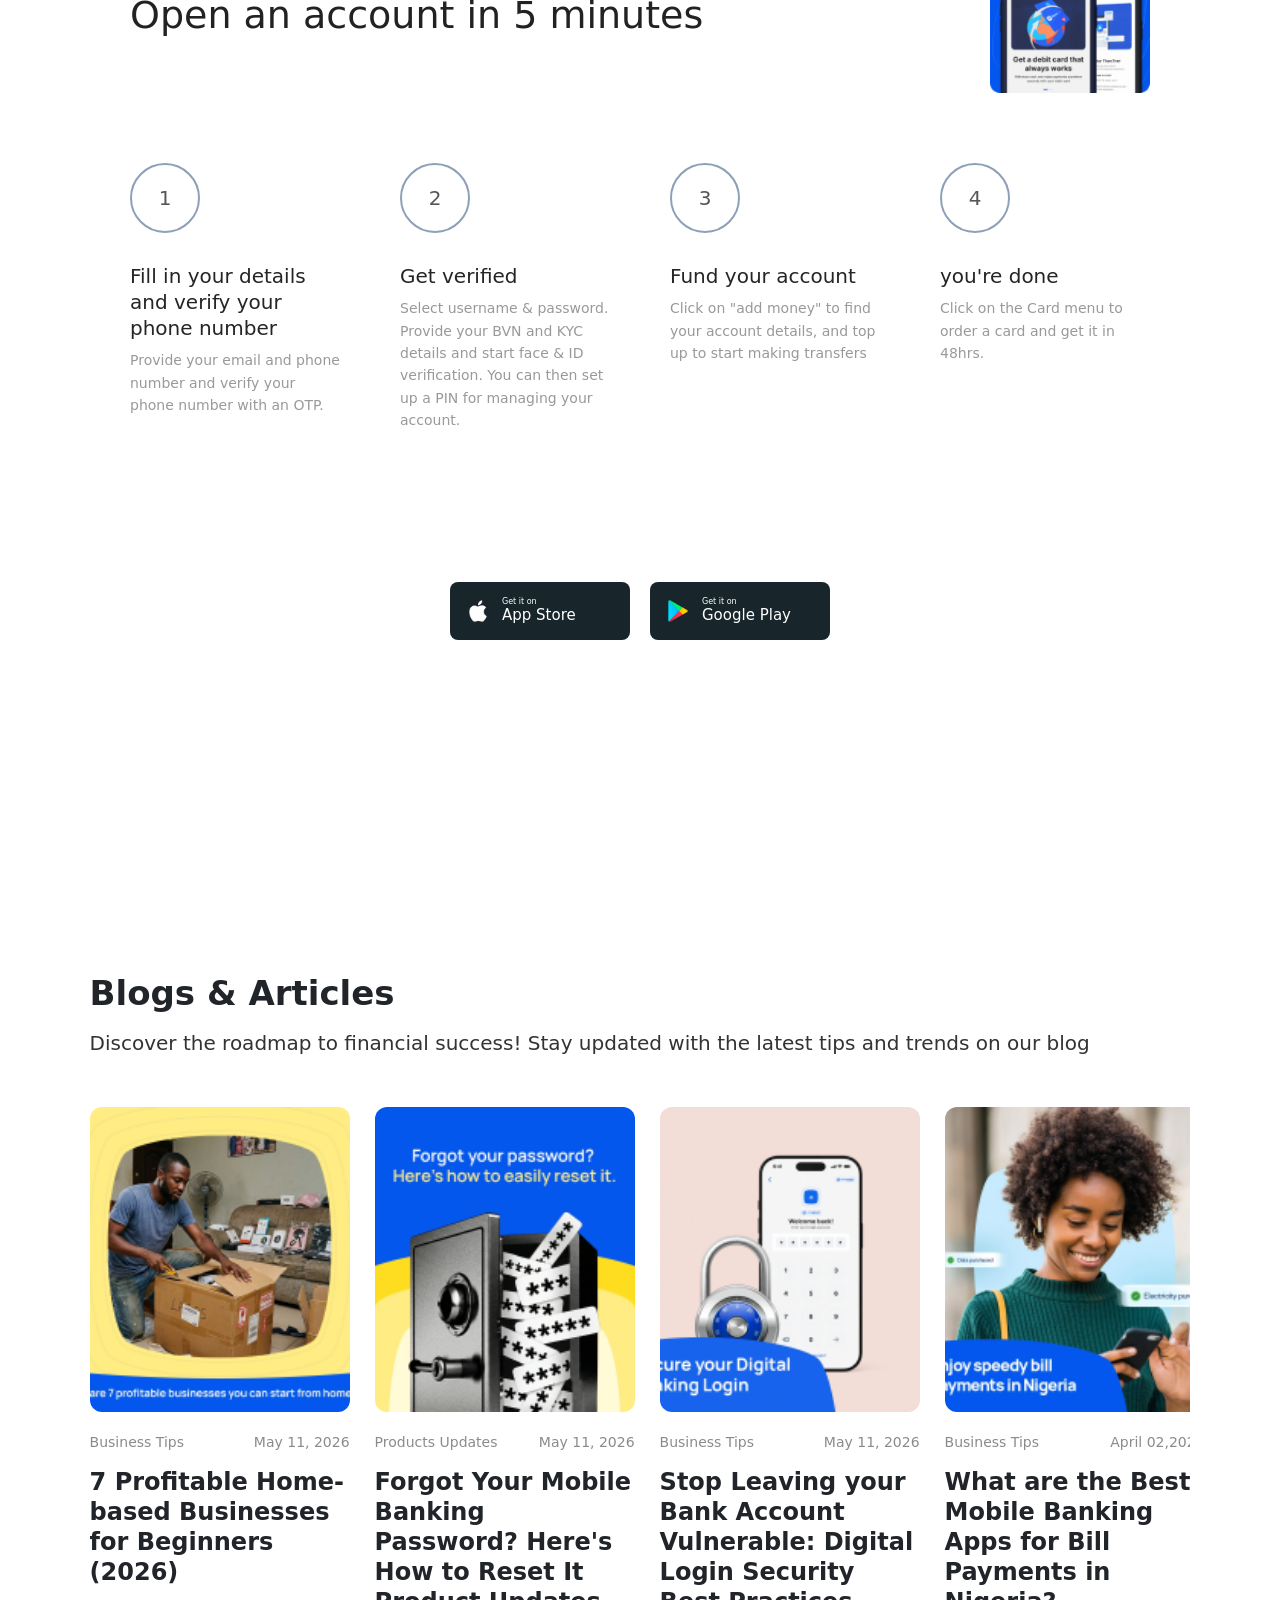
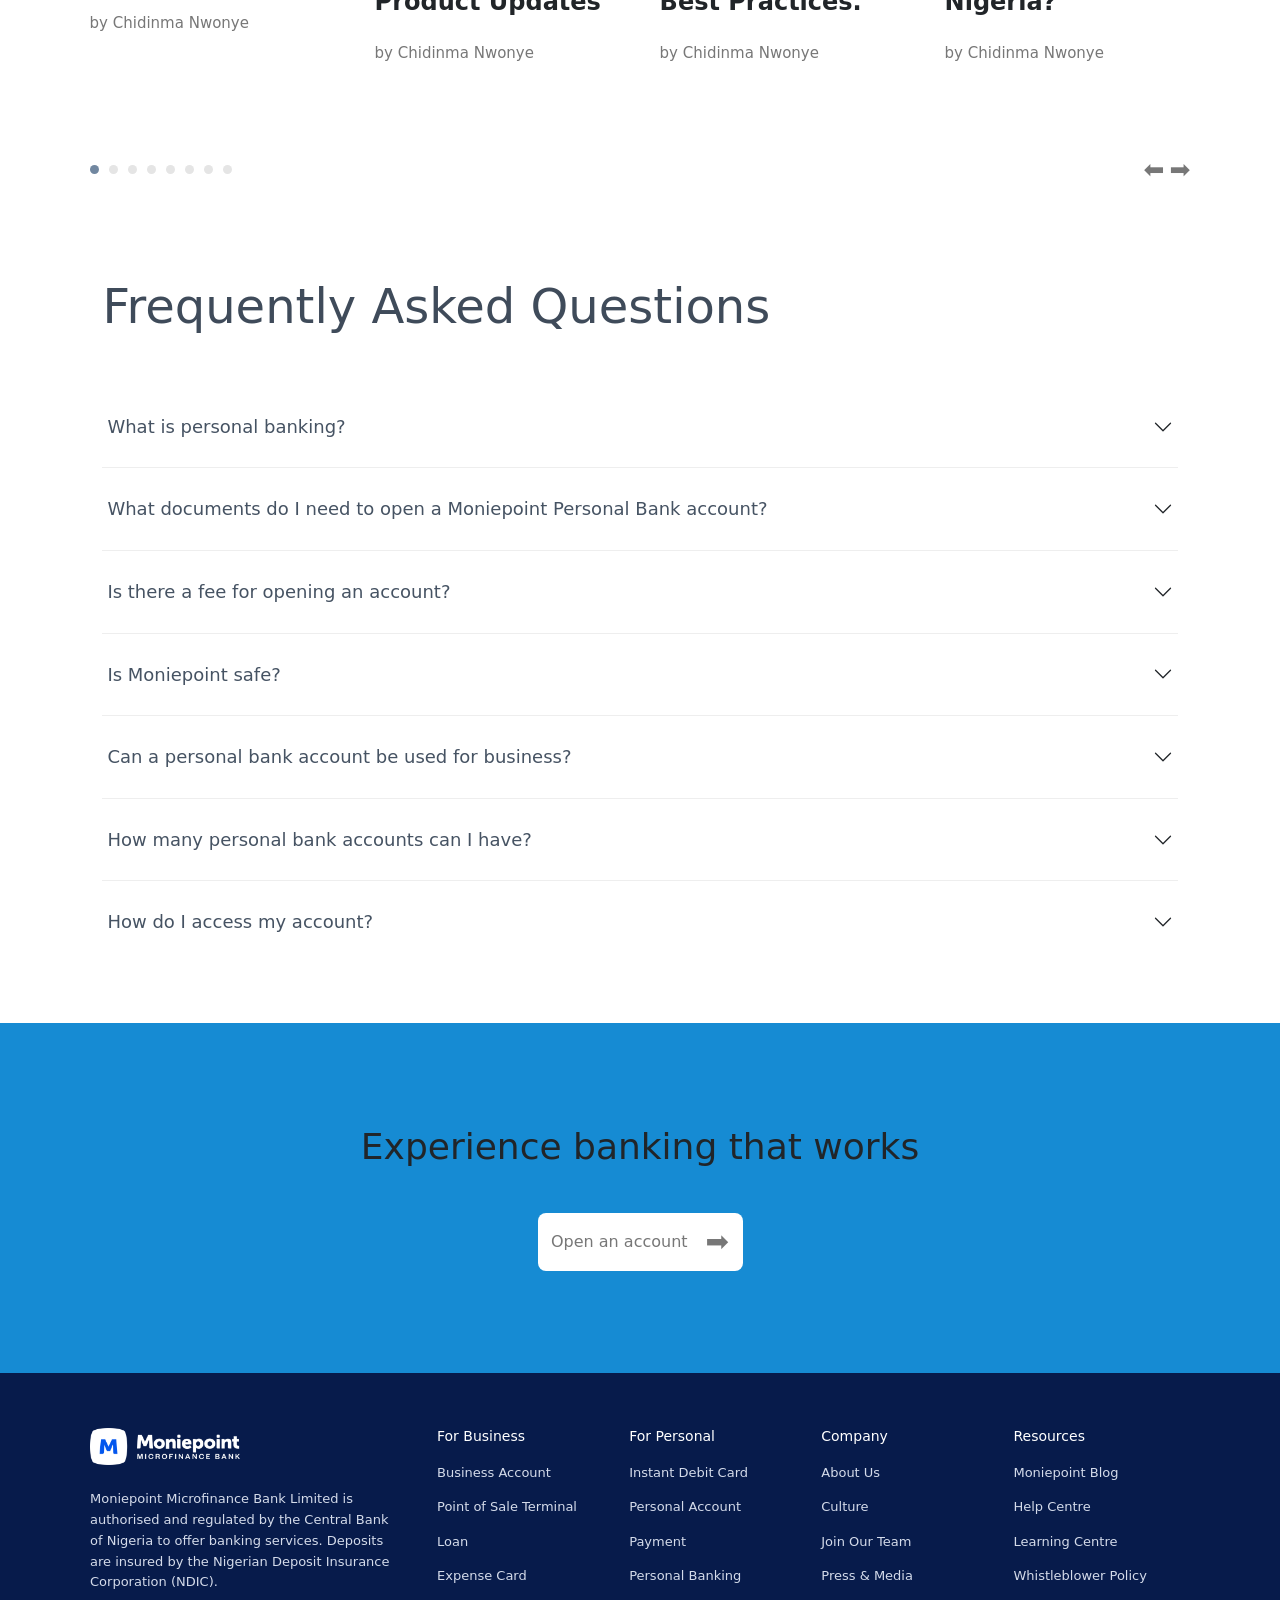
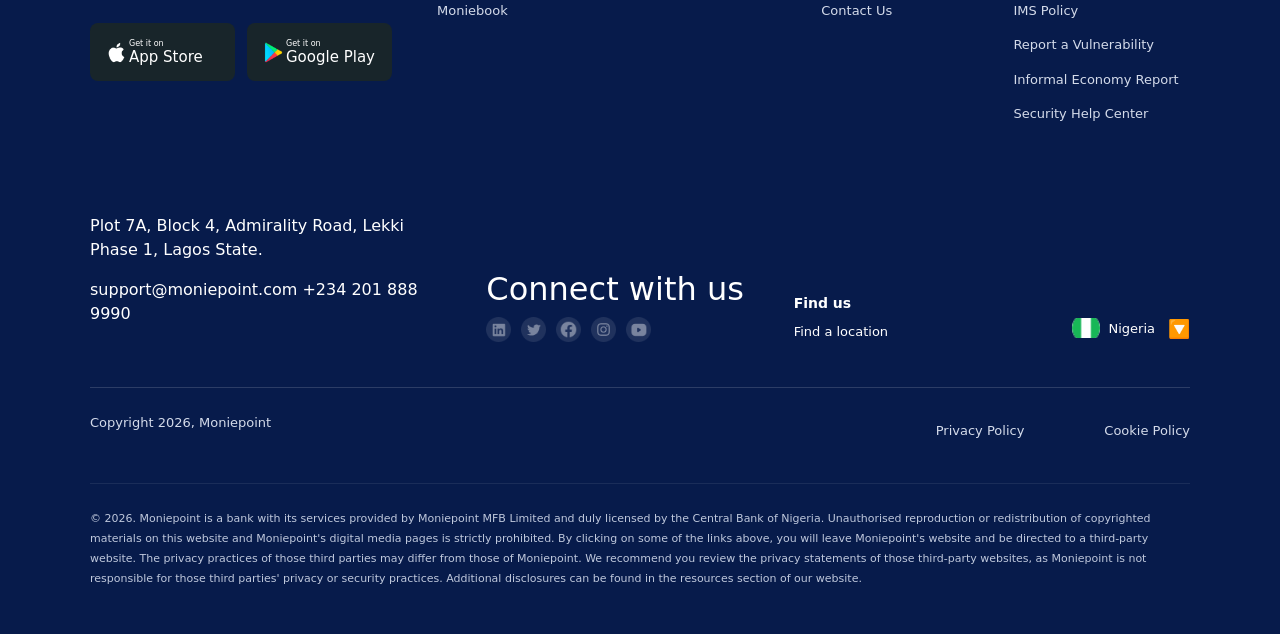
<file: monie.html>
<!DOCTYPE html>
<html lang="en">
<head>
    <meta charset="UTF-8">
    <meta name="viewport" content="width=device-width, initial-scale=1.0">
    <title>Moniepoint</title>
    <link href="https://cdn.jsdelivr.net/npm/bootstrap@5.3.8/dist/css/bootstrap.min.css" rel="stylesheet" integrity="sha384-sRIl4kxILFvY47J16cr9ZwB07vP4J8+LH7qKQnuqkuIAvNWLzeN8tE5YBujZqJLB" crossorigin="anonymous">
    <link rel="stylesheet" href="monie.css">
</head>
<body>
   <header class="navbar">
     <div class="logo">
       <img src="imgi_4_logo-mfb-white.png" alt="">
     </div>
        
     <div class="nav-right">

      <div class="dropdown">
        <input type="checkbox" id="products">

        <label for="products">
          Products <span>⬇</span>
        </label>

        <div class="dropdown-menu products-menu">
          <a href="#">
            <div class="menu-icon">
              <img src="imgi_45_default.png" alt="">
            </div>

            <div>
              <strong>Personal Account</strong>
              <p>Business and personal banking accounts</p>
            </div>
          </a>

          <a href="#">
            <div class="menu-icon">
              <img src="imgi_46_default.png" alt="">
            </div>

            <div>
              <strong>Debit Card</strong>
              <p>Business and individual loans</p>
            </div>
          </a>

          <a href="#">
            <div class="menu-icon">
              <img src="imgi_47_default.png" alt="">
            </div>

            <div>
              <strong>Payments</strong>
              <p>Accept payments from anywhere</p>
            </div>
          </a>

          <a href="#">
            <div class="menu-icon">
              <img src="imgi_48_default.png" alt="">
            </div>

            <div>
              <strong>USSD</strong>
              <P>Dial *5573# for easy offline banking</P>
            </div>
          </a>

          <a href="#">
            <div class="menu-icon">
              <img src="imgi_49_default.png" alt="">
            </div>

            <div>
              <strong>Savings</strong>
              <p>Save and earn up to 17.5% interest p.a. in return</p>
            </div>
          </a>

        </div>
        </div>
      <div class="dropdown">
        <input type="checkbox" id="company">

        <label for="company">
          Company <span>⬇</span>
        </label>

        <div class="dropdown-menu company-menu">
          <a href="#">
            <div class="menu-icon">
              <img src="imgi_49_default (1).png" alt="">
            </div>

            <div>
              <strong>Culture</strong>
            </div>
          </a>

          <a href="#">
            <div class="menu-icon">
              <img src="imgi_50_default.png" alt="">
            </div>

            <div>
              <strong>Careers</strong>
            </div>
          </a>

          <a href="#">
            <div class="menu-icon">
              <img src="imgi_51_default.png" alt="">
            </div>

            <div>
              <strong>Press</strong>
            </div>
          </a>

        </div>

      </div>


     






      
      <a href="#">About</a>
      <a href="#">Contacts</a>
      <a href="#">Blog</a>
      <button>Sign in</button>
     </div>
   </header>

  <div class="third">
    <div class="third-1">
      <h2>Get the card that works.</h2>
      <p>Brought to you by the same technology that powers Nigeria most trusted POS, Moniepoint offers you a reliable personal banking experience.</p>

      <div class="buttons">
        <button>Get it on App Store</button>
        <button>Get it on Google Play</button>

      </div>
    </div>

    <div class="image">
      <img src="imgi_9_hero.png" alt="">
    </div>
  </div>

  <div class="bank">
    <div class="bank-1">
      <h1>Bank with Moniepoint.</h1><br>
      <p>Enjoy a transfer success rate of 99.9% and experience seamless payment transfers. Need to pay some bills, pay a business or send money to a friend? Moniepoint transfers go through every time. We mean it.</p>

    </div>
  </div>

  <div class="debit">
    <div class="debit-1">
      <span class="badge">Instant Debit Card</span><br>
      <h2>Instant Debit cards that always work</h2><br>
      <p>If transfers aren’t your jam, we get it. Request a debit card and have it delivered to you within 48 hours. Activate it in minutes, and start using it right away.</p><br><br>
      
      <div class="debit-2">
        <button>Learn more</button>
      </div>
    </div>

    <div class="debit-3">
      <img src="imgi_10_tool1.png" alt="">
    </div>
   </div>
  

  <div class="personal">
    <div class="personal-1">
      <span class="pers">Personal Account</span><br>
      <h2>One app for all your banking needs</h2><br>
      <p>Need to manage your money with ease? We know that your money is important to you, and we take that seriously. Manage your money, make payments and pay bills all from our banking app.</p><br><br>

    <div class="personal-2">
      <button>Learn more</button>
    </div>
    </div><br>
    
    <div class="personal-3">
      <img src="imgi_12_tool3.png" alt="">
    </div>
  </div><br><br>

  <div class="go">
    <div class="go-1">
      <span class="gos">Payment</span><br>
      <h2>Seamless transactions that always go through</h2><br>
      <p>Enjoy Smooth Money Moves! Transfer funds to loved ones, buy airtime and settle bills effortlessly. At Moniepoint, we keep your financial happiness flowing!</p><br><br>

      <div class="go-2">
        <button>Learn more</button>
      </div>
    </div>

    <div class="go-3">
      <img src="imgi_12_tool3.png" alt="">
    </div>
  </div><br>

  <div class="save">
    <div class="save-1">
      <span class="saved">Savings</span><br>
      <h2>Save for your dreams</h2><br>
      <p>Whether you dream of travelling abroad, buying a house or owning a house you can create a savings plan for your goals and earn up to 16% interest p.a. as a reward for saving.</p><br><br>

      <div class="save-2">
        <button>Learn more</button>
      </div>
    </div>
    <div class="save-3">
      <img src="imgi_13_tool4.png" alt="">
    </div>
  </div><br>

  <div class="share">
    <div class="share-left">
      <img src="imgi_14_millionaires-season.png" alt="">
    </div>

    <div class="share-right">
      <h1>Win your share of ₦100 million.</h1><br><br>
      <p>It’s Millionaires season! Share your progress story for a chance to win big.</p><br><br>
      <p>N100m+ cash prizes, all expenses paid trips to Morocco up for grabs. Let’s celebrate you this season.</p><br>

      <button>Learn more</button>
    </div>
  </div><br>

  <section class="benefits">
    <div class="title">
      <h2>Other Benefits</h2>
      <p>More Reasons to Bank with Moniepoint</p>
    </div>

    <div class="benefit-contain">
      <div class="card">
        <div class="icon">
          <img src="imgi_15_art.png" alt="">
        </div>

        <small>Advanced Safety Measures</small><br>
        <h2>State-of-the-art security</h2><br>
        <p>Moniepoint uses up-to-date cybersecurity technology to protect your information and prevent unauthorized use</p><br>

      </div>
    

    <div class="card">
      <div class="icon">
        <img src="imgi_16_pro.png" alt="">
      </div>

      <small>Insurance</small><br>
      <h2>Protection and peace of mind</h2><br>
      <p>Your funds are insured for up to N250,000 by the Nigerian Deposit Insurance Corporation.</p><br>

    </div>

    <div class="card">
      <div class="icon">
        <img src="imgi_17_sim.png" alt="">
      </div>

      <small>Simple Limit Upgrade</small><br>
      <h2>Upgrade Your Limits Easily</h2><br>
      <p>Reach for the Stars! Effortlessly upgrade your transaction limits and explore new financial possibilities.</p><br>

    </div>

    <div class="card">
      <div class="icon">
        <img src="imgi_18_virtual.png" alt="">
      </div>

      <small>Virtual Card</small><br>
      <h2>Extra Layer of Security</h2><br>
      <p>Stay secure while shopping online with our virtual card feature. Shop confidently, knowing your actual card details are protected.</p><br>

    </div>

    <div class="card">
      <div class="icon">
        <img src="imgi_19_business.png" alt="">
      </div>

      <small>99.9% reliability</small><br>
      <h2>Say goodbye to downtimes</h2><br>
      <p>Pay anywhere with confidence using a banking solution that always never goes offline.</p><br>
      
    </div>

    <div class="card">
      <div class="icon">
        <img src="imgi_20_clock.png" alt="">
      </div>

      <small>Anytime, anywhere</small><br>
      <h2>Round the Clock support</h2><br>
      <p>We’re always here to talk. Reach our support team however you need to -  by phone, email, in the app, or check out the Help Center.</p><br>

    </div>

    </div>
  </section>

  <section class="account-sec">
    <div class="account-int">
      <h1>Open an account in 5 minutes</h1>
      <img src="imgi_21_start-1.png" alt="">
    </div>

    <div class="steps">
      <div class="step">
        <div class="step-number">1</div>
        <h3>Fill in your details and verify your phone number</h3>

        <p>Provide your email and phone number and verify your phone number with an OTP.</p>
      </div>

      <div class="step">
        <div class="step-number">2</div>
        <h3>Get verified</h3>

        <p>Select username & password. Provide your BVN and KYC details and start face & ID verification. You can then set up a PIN for managing your account.</p>
        
      </div>

      <div class="step">
        <div class="step-number">3</div>
        <h3>Fund your account</h3>

        <p>Click on "add money" to find your account details, and top up to start making transfers</p>
        
      </div>

      <div class="step">
        <div class="step-number">4</div>
        <h3>you're done</h3>

        <p>Click on the Card menu to order a card and get it in 48hrs.</p>

      </div>
    </div>
  </section>

  <div class="download">
    <!--App store-->
    <a href="#" class="button">
      <img src="imgi_5_apple.png" alt="">
      <div class="text">
        <small>Get it on</small>
        <span>App Store</span>
      </div>
    </a>

    <!--Google Play-->
    <a href="#" class="button">
      <img src="imgi_6_playstore.png" alt="">
      <div class="text">
        <small>Get it on</small>
        <span>Google Play</span>
      </div>
    </a>
  </div>
  

  <section class="blog-section">
    <div class="blog-header">
      <h2>Blogs & Articles</h2>
      <p>Discover the roadmap to financial success! Stay updated with the latest tips and trends on our blog</p>
    </div>

    

      
      <div class="carousel">

      <div class="blog-contain">
    

      <div class="blog-card">
        <div class="blog-img">
          <img src="imgi_25_cmp110qd1w0tz07mje1el2hhd.png" alt="">
        </div>
      <div class="blog-info">
        <div class="category">
          <span>Business Tips</span>
          <span>May 11, 2026</span>
        </div>

        <h3>7 Profitable Home-based Businesses for Beginners (2026)</h3>
        <p class="author">by Chidinma Nwonye</p>
      </div>
      </div>

      <!--Card 2-->
      <div class="blog-card">
        <div class="blog-img">
          <img src="imgi_26_cmp10m8ewvgtt07mhuehoa2ms.png" alt="">
        </div>

      <div class="blog-info">
        <div class="category">
          <span>Products Updates</span>
          <span>May 11, 2026</span>
        </div>
          
        <h3>Forgot Your Mobile Banking Password? Here's How to Reset It
Product Updates</h3>
        <p class="author">by Chidinma Nwonye</p>
      </div>
      </div>
    
      <!--Card 3-->
      <div class="blog-card">
        <div class="blog-img">
          <img src="imgi_27_cmp109ljmv9m507mjen4wqwmq.png" alt="">
        </div>

        <div class="blog-info">
          <div class="category">
            <span>Business Tips</span>
            <span>May 11, 2026</span>
          </div>

          <h3>Stop Leaving your Bank Account Vulnerable: Digital Login Security Best Practices.</h3>
          <p class="author">by Chidinma Nwonye</p>
        </div>
      </div>

      <!--Card 4-->
      <div class="blog-card">
        <div class="blog-img">
          <img src="imgi_28_cmnhb9mqcp2qd08mmgumfx1mb.png" alt="">
        </div>

        <div class="blog-info">
          <div class="category">
            <span>Business Tips</span>
            <span>April 02,2026</span>
          </div>

          <h3>What are the Best Mobile Banking Apps for Bill Payments in Nigeria?</h3>
          <p class="author">by Chidinma Nwonye</p>
        </div>
      </div>

      <!--Card 5-->
      <div class="blog-card">
        <div class="blog-img">
          <img src="imgi_29_cmnhar5sbooe706mnprw0fovm.png" alt="">
        </div>

        <div class="blog-info">
          <div class="category">
            <span>Business Tips</span>
            <span>April 02,2026</span>
          </div>

          <h3>Which Mobile Banking Services Offer Free Transfers in Nigeria</h3>
          <p class="author">by Chidinma Nwonye</p>
        </div>
      </div>

      <!--Card 6-->
      <div class="blog-card">
        <div class="blog-img">
          <img src="imgi_30_cmnh9v0ayo30r06mn39gpjyv6.png" alt="">
        </div>

        <div class="blog-info">
          <div class="category">
            <span>Business Tips</span>
            <span>April 02,2026</span>
          </div>

          <h3>Best Mobile Apps for Money Transfer in Nigeria (2026)</h3>
          <p class="author">by Chidinma Nwonye</p>
        </div>
      </div>

      <!--Card 7-->
      <div class="blog-card">
        <div class="blog-img">
          <img src="imgi_31_cmnh9kkryny6j08mm5ri3gezv.png" alt="">
        </div>

        <div class="blog-info">
          <div class="category">
            <span>Business Tips</span>
            <span>April 02,2026</span>
          </div>

          <h3>Which Digital Banks Pay the Highest Interest on Savings in Nigeria</h3>
          <p>by Chidinma Nwonye</p>
        </div>
      </div>

      <!--Card 8-->
      <div class="blog-card">
        <div class="blog-img">
          <img src="imgi_32_cmnfzab1h4xtc06mlcn0f39l2.png" alt="">
        </div>

        <div class="blog-info">
          <div class="category">
            <span>Business Tips</span>
            <span>April 01,2026</span>
          </div>

          <h3>You Spoke, We Built: Now Check Out Every Feature We Built for You in Q1 2026</h3>
          <p>by Moniepoint MFB</p>
        </div>
      </div>
    
      <!--Card 9-->
      <div class="blog-card">
        <div class="blog-img">
          <img src="imgi_33_cmmm2cir2h9uq07mjkftp6wdp.png" alt="">
        </div>

        <div class="blog-info">
          <div class="category">
            <span>Business Tips</span>
            <span>March 11,2026</span>
          </div>

          <h3>How to Set Up a Realistic Personal Budget in Nigeria That Actually Works</h3>
          <p>by Chidinma Nwonye</p>
        </div>
      </div>
      
    </div>
    </div>
    
    <!--Bottom-->
    <div class="blog-bottom">

      <div class="dots">
        <span class="active"></span>
        <span></span>
        <span></span>
        <span></span>
        <span></span>
        <span></span>
        <span></span>
        <span></span>
      </div>

      <div class="arrows">
        <button>⬅</button>
        <button>➡</button>

      </div>

    </div>
  </section>


  <section class="asked">

    <h3 class="ask">Frequently Asked Questions</h3>

    <div class="accordion accordion-flush" id="accordionFlushExample">
  <div class="accordion-item">
    <h2 class="accordion-header">
      <button class="accordion-button collapsed" type="button" data-bs-toggle="collapse" data-bs-target="#flush-collapseOne" aria-expanded="false" aria-controls="flush-collapseOne">
        What is personal banking?
      </button>
    </h2>
    <div id="flush-collapseOne" class="accordion-collapse collapse" data-bs-parent="#accordionFlushExample">
      <div class="accordion-body">Personal banking refers to financial services and products offered to individuals by a bank, including savings accounts, loans, and other services tailored for personal financial management.</div>
    </div>
  </div>
  <div class="accordion-item">
    <h2 class="accordion-header">
      <button class="accordion-button collapsed" type="button" data-bs-toggle="collapse" data-bs-target="#flush-collapseTwo" aria-expanded="false" aria-controls="flush-collapseTwo">
        What documents do I need to open a Moniepoint Personal Bank account?
      </button>
    </h2>
    <div id="flush-collapseTwo" class="accordion-collapse collapse" data-bs-parent="#accordionFlushExample">
      <div class="accordion-body">To open an account, you only need a valid Nigerian phone number, a functional email address and your BVN. These will give you access to a functional bank account on KYC Level 1. Click here to learn more about the KYC levels.</div>
    </div>
  </div>
  <div class="accordion-item">
    <h2 class="accordion-header">
      <button class="accordion-button collapsed" type="button" data-bs-toggle="collapse" data-bs-target="#flush-collapseThree" aria-expanded="false" aria-controls="flush-collapseThree">
        Is there a fee for opening an account?
      </button>
    </h2>
    <div id="flush-collapseThree" class="accordion-collapse collapse" data-bs-parent="#accordionFlushExample">
      <div class="accordion-body">No, there is no fee for opening or maintaining an account with Moniepoint.</div>
    </div>
  </div>
  <div class="accordion-item">
    <h2 class="accordion-header">
      <button class="accordion-button collapsed" type="button" data-bs-toggle="collapse" data-bs-target="#flush-collapseFour" aria-expanded="false" aria-controls="flush-collapseFour">
        Is Moniepoint safe?
      </button>
    </h2>
    <div id="flush-collapseFour" class="accordion-collapse collapse" data-bs-parent="#accordionFlushExample">
      <div class="accordion-body">Yes! At Moniepoint, we take security seriously by implementing robust security measures to protect your financial information and transactions. We are also regulated by CBN and insured by NDIC.</div>
    </div>
  </div>
  <div class="accordion-item">
    <h2 class="accordion-header">
      <button class="accordion-button collapsed" type="button" data-bs-toggle="collapse" data-bs-target="#flush-collapseFive" aria-expanded="false" aria-controls="flush-collapseFive">
        Can a personal bank account be used for business?
      </button>
    </h2>
    <div id="flush-collapseFive" class="accordion-collapse collapse" data-bs-parent="#accordionFlushExample">
      <div class="accordion-body">We recommend that you have a separate personal bank account and business account to keep track of your finances properly.</div>
    </div>
  </div>
  <div class="accordion-item">
    <h2 class="accordion-header">
      <button class="accordion-button collapsed" type="button" data-bs-toggle="collapse" data-bs-target="#flush-collapseSix" aria-expanded="false" aria-controls="flush-collapseSix">
        How many personal bank accounts can I have?
      </button>
    </h2>
    <div id="flush-collapseSix" class="accordion-collapse collapse" data-bs-parent="#accordionFlushExample">
      <div class="accordion-body">You can have more than one personal bank account depending on your financial goal.</div>
    </div>
  </div>
  <div class="accordion-item">
    <h2 class="accordion-header">
      <button class="accordion-button collapsed" type="button" data-bs-toggle="collapse" data-bs-target="#flush-collapseSeven" aria-expanded="false" aria-controls="flush-collapseSeven">
        How do I access my account?
      </button>
    </h2>
    <div id="flush-collapseSeven" class="accordion-collapse collapse" data-bs-parent="#accordionFlushExample">
      <div class="accordion-body">You can access your Moniepoint Personal Bank account through the mobile app. Click here to download the app.</div>
    </div>
  </div>
</div>
  </section>

  <section class="exper">
    <h2>Experience banking that works</h2>

    <a href="#" class="open">
      Open an account
      <span>➡</span>
    </a>
  </section>

  
  <footer class="footer">

    <div class="foot">
      <div class="logos">
        <img src="imgi_4_logo-mfb-white.png" alt="" class="logoos"><br>
      
      <p class="mood">Moniepoint Microfinance Bank Limited is authorised and regulated by the Central Bank of Nigeria to offer banking services. Deposits are insured by the Nigerian Deposit Insurance Corporation (NDIC).</p>

       <div class="apped">
        <a href="#" class="app">
      <img src="imgi_5_apple.png" alt="">
      <div class="text">
        <small>Get it on</small>
        <span>App Store</span>
      </div>
    </a>

    <!--Google Play-->
    <a href="#" class="app">
      <img src="imgi_6_playstore.png" alt="">
      <div class="text">
        <small>Get it on</small>
        <span>Google Play</span>
      </div>
    </a>
  </div>
      </div>
   

   <div class="lines-col">

    <h3>For Business</h3>

    <a href="#">Business Account</a>
    <a href="#">Point of Sale Terminal</a>
    <a href="#">Loan</a>
    <a href="#">Expense Card</a>
    <a href="#">Moniebook</a>

   </div>

   <div class="lines-col">

    <h3>For Personal</h3>

    <a href="#">Instant Debit Card</a>
    <a href="#">Personal Account</a>
    <a href="#">Payment</a>
    <a href="#">Personal Banking</a>

   </div>

   <div class="lines-col">
    <h3>Company</h3>
    <a href="#">About Us</a>
    <a href="#">Culture</a>
    <a href="#">Join Our Team</a>
    <a href="#">Press & Media</a>
    <a href="#">Contact Us</a>

   </div>

   <div class="lines-col">
    <h3>Resources</h3>
    <a href="#">Moniepoint Blog</a>
    <a href="#">Help Centre</a>
    <a href="#">Learning Centre</a>
    <a href="#">Whistleblower Policy</a>
    <a href="#">IMS Policy</a>
    <a href="#">Report a Vulnerability</a>
    <a href="#">Informal Economy Report</a>
    <a href="#">Security Help Center</a>

   </div>
    </div>
     

    <div class="lines-mid">
      <div class="address">
        <p>
          Plot 7A, Block 4,
          Admirality Road,
          Lekki Phase 1, Lagos State.
        </p>
        <p>
          support@moniepoint.com
            +234 201 888 9990
        </p>

      </div>

      <div class="social">
        <h2>Connect with us</h2>
        <div class="social-icons">
          <a href="#"><img src="imgi_35_linkedin.png" alt=""></a>

          <a href="#"><img src="imgi_36_twitter.png" alt=""></a>

          <a href="#"><img src="imgi_37_facebook.png" alt=""></a>

          <a href="#"><img src="imgi_38_instagram.png" alt=""></a>

          <a href="#"><img src="imgi_39_youtube.png" alt=""></a>
        </div>
      </div>

      <div class="find">
        <strong>Find us</strong>
        <a href="#">Find a location</a>

      </div>

      <div class="country">
        <img src="imgi_2_nig.png" alt="" class="flag">

        <span>Nigeria</span>

        <span class="con-arrow">🔽</span>

      </div>
    </div>


    <div class="copy-ri">
      <p>Copyright 2026, Moniepoint</p>

      <div class="leg-li">
        <a href="#">Privacy Policy</a>

        <a href="#">Cookie Policy</a>

      </div>
    </div>

    <div class="disclaim">
      <p>© 2026. Moniepoint is a bank with its services provided by Moniepoint MFB Limited and duly licensed by the Central Bank of Nigeria. Unauthorised reproduction or redistribution of copyrighted materials on this website and Moniepoint's digital media pages is strictly prohibited. By clicking on some of the links above, you will leave Moniepoint's website and be directed to a third-party website. The privacy practices of those third parties may differ from those of Moniepoint. We recommend you review the privacy statements of those third-party websites, as Moniepoint is not responsible for those third parties' privacy or security practices. Additional disclosures can be found in the resources section of our website.</p>

    </div>

  </footer>
  
</body>
<script src="https://cdn.jsdelivr.net/npm/bootstrap@5.3.8/dist/js/bootstrap.bundle.min.js" integrity="sha384-FKyoEForCGlyvwx9Hj09JcYn3nv7wiPVlz7YYwJrWVcXK/BmnVDxM+D2scQbITxI" crossorigin="anonymous"></script>
</html>
</file>
<file: style.css>
*{
    padding: 0;
    margin: 0;
    box-sizing: border-box;   
}
.navbar{
    height: 80px;
    background: #101936;
    display: flex;
    align-items: center;
    padding: 0 50px;
    
    
}
.logo img{
    width: 150px;
    height: auto;
}
.nav-right{
    display: flex;
    align-items: center;
    gap: 35px;
    margin-left: auto;
}
.dropdown{
    position: relative;
    display: inline-block;
}
.dropdown input{
    display: none;
}
.dropdown label{
    color: white;
    cursor: pointer;
    font-size: 16px;
    display: flex;
    align-items: center;
    gap: 7px;
}
.dropdown label span{
    font-size: 18px;
}
.dropdown-link{
    color: white;
    text-decoration: none;
    cursor: pointer;
    display: flex;
    align-items: center;
    gap: 8px;
    font-size: 16px;
}
.dropdown-menu{
    position: absolute;
    top: 38px;
    left: 50%;
    transform: translateX(-50%);
    background: white;
    border-radius: 14px;
    padding: 15px;
    box-shadow: 0 10px 30px rgba(0, 0, 0, 20);
    opacity: 0;
    visibility: hidden;
    transition: 0.2s ease;
    z-index: 9999;
    display: none;
}
.company-menu{
    width: 330px;
}
#products:checked~.dropdown-menu{
    display: block;
}
#company:checked~.dropdown-menu{
    display: block;
}
.products-menu{
    width: 500px;
}
#products:checked~.products-menu,
#company:checked~.company-menu{
    opacity: 1;
    visibility: visible;
}
.dropdown-menu a{
    display: flex;
    align-items: center;
    gap: 15px;
    padding: 12px;
    text-decoration: none;
    color: #333;
    border-radius: 10px;
}
.dropdown-menu a:hover{
    background: #f5f7f8;
}
.menu-icon{
    width: 40px;
    height: 40px;
    background: #e2f5f5;
    min-height: 40px;
    border-radius: 10px;
    display: flex;
    align-items: center;
    justify-content: center;
    flex-shrink: 0;
}
.menu-icon img{
    width: 22px;
    height: 22px;
    object-fit: contain;
}
.dropdown-menu strong{
    
    font-size: 16px;
    color: #333;
    
}
.dropdown-menu p{
    margin: 0;
    font-size: 13px;
    color: #777;
}
.nav-right a{
    color: white;
    text-decoration: none;
    padding: 12px 15px;
}
.nav-right button{
    background: #9ee9df;
    border: none;
    padding: 13px 20px;
    border-radius: 25px;
} 
.third{
    min-height: 600px;
    background: linear-gradient(120deg, #315de8);
    display: flex;
    align-items: center;
    padding: 60px 7%;
    overflow: hidden;
    bottom: 80px;
    height: 150px;
}
.third-1{
    width: 50%;
    color: white;
}
.third-1 h2{
    font-size: 60px;
    line-height: 1.05;
    margin-bottom: 25px;
}
.third-1 p{
    width: 550px;
    font-size: 18px;
    line-height: 1.6;
}
.buttons{
    display: flex;
    gap: 20px;
    margin-top: 35px;
}
.buttons button{
    background: #092f58;
    color: white;
    border: none;
    padding: 18px 30px;
    border-radius: 12px;
}
.image{
    width: 50%;
    position: relative;
}
.image img{
    width: 100%;
    max-width: 550px;
}
.bank{
    text-align: center;
    min-height: 200px;
    display: flex;
    align-items: center;
    justify-content: center;
    flex-direction: column;
    margin: 15px auto;

}
.bank-1 h1{
   font-size: 50px; 
   color: #4F6DF5;
}
.bank-1 p{
  width: 750px;
  font-size: 20px;
  font-weight: 100;
  color: #4169E1;
}
.debit{
    min-height: 600px;
    display: flex;
    align-items: center;
    padding: 60px 7%;
    overflow: hidden;
    bottom: 80px;
    height: 150px;
    position: relative;
    top: -90px;
}
.badge{
    display: inline-block;
    background: #e8f3ff;
    color: #263b5b;
    padding: 10px 18px;
    border-radius: 8px;
    font-size: 16px;
    
}
.debit-1{
    position: relative;
    top: 30px;
}
.debit-1 h2{
    font-size: 35px;
    width: 320px;
    font-weight: 550;
}
.debit-1 p{
    width: 320px;
    font-size: 15px;
}
.debit-2 button{
   background: #4A90E2;
   font-size: 15px;
   padding: 20px 45px;
   color: white;
   border-radius: 15px;
   border: none;
   cursor: pointer;
}
.debit-3{
    width: 48%;
    display: flex;
    justify-content: center;
    margin-left: 300px;

}
.debit-3 img{
    width: 100%;
    max-width: 550px;
    height: auto;
    
    
}
.personal{
    min-height: 600px;
    display: flex;
    align-items: center;
    padding: 60px 7%;
    overflow: hidden;
    bottom: 80px;
    height: 150px;
    position: relative;
    top: -200px;
}
.pers{
   display: inline-block;
    background: #e8f3ff;
    color: #263b5b;
    padding: 10px 18px;
    border-radius: 8px;
    font-size: 16px;
     
}
.personal-1 h2{
   font-size: 35px;
    width: 320px;
    font-weight: 550; 
}
.personal-1 p{
     width: 320px;
    font-size: 15px;
}
.personal-2 button{
   background: #4A90E2;
   font-size: 15px;
   padding: 20px 45px;
   color: white;
   border-radius: 15px;
   border: none;
   cursor: pointer;
}
.personal-3{
    width: 48%;
    display: flex;
    justify-content: center;
    margin-left: 300px; 
}
.personal-3 img{
     width: 100%;
    max-width: 550px;
    height: auto;
}
.go{
    min-height: 600px;
    display: flex;
    align-items: center;
    padding: 60px 7%;
    overflow: hidden;
    bottom: 80px;
    height: 150px;
    position: relative;
    top: -400px;
}
.gos{
    display: inline-block;
    background: #e8f3ff;
    color: #263b5b;
    padding: 10px 18px;
    border-radius: 8px;
    font-size: 16px;
     
}
.go-1 h2{
    font-size: 35px;
    width: 320px;
    font-weight: 550; 
}
.go-1 p{
    width: 320px;
    font-size: 15px;
}
.go-2 button{
   background: #4A90E2;
   font-size: 15px;
   padding: 20px 45px;
   color: white;
   border-radius: 15px;
   border: none;
   cursor: pointer;
}
.go-3{
    width: 48%;
    display: flex;
    justify-content: center;
    margin-left: 300px;
}
.go-3 img{
    width: 100%;
    max-width: 550px;
    height: auto;
}
.save{
    min-height: 600px;
    display: flex;
    align-items: center;
    padding: 60px 7%;
    overflow: hidden;
    bottom: 80px;
    height: 150px;
    position: relative;
    top: -600px;
}
.saved{
    display: inline-block;
    background: #e8f3ff;
    color: #263b5b;
    padding: 10px 18px;
    border-radius: 8px;
    font-size: 16px;
}
.save-1 h2{
   font-size: 35px;
    width: 320px;
    font-weight: 550; 
}
.save-1 p{
   width: 320px;
    font-size: 15px;
}
.save-2 button{
   background: #4A90E2;
   font-size: 15px;
   padding: 20px 45px;
   color: white;
   border-radius: 15px;
   border: none;
   cursor: pointer;
}
.save-3{
   width: 48%;
    display: flex;
    justify-content: center;
    margin-left: 300px; 
}
.save-3 img{
   width: 100%;
    max-width: 550px;
    height: auto; 
}
.share{
    width: 95%;
    height: 500px;
    margin: 20px auto;
    display: flex;
    border-radius: 25px;
    overflow: hidden;
    background: #eaf7f4;
    top: -600px;
    position: relative;
    
}
.share-left{
    width: 50%;
    height: 100%;
}
.share-left img{
    width: 100%;
    height: 100%;
    object-fit: cover;
}
.share-right{
    width: 50%;
    padding: 70px;
    display: flex;
    flex-direction: column;
    justify-content: center;
}
.share-right h1{
    color: #536f7c;
    font-size: 38px;
    margin-bottom: 25px;
}
.share-right p{
    color: #718890;
    font-size: 15px;
    line-height: 1.6;
    margin-bottom: 15px;
}
.share-right button{
    width: 110px;
    padding: 13px;
    border: none;
    border-radius: 8px;
    background: #3b9dcc;
    color: white;
    cursor: pointer;
}
.benefits{
    padding: 40px 5%;
    background: white;
    background-color: #57a0e0;
    top: -400px;
    position: relative;
}
.title{
    display: flex;
    justify-content: space-between;
    margin-bottom: 35px;
}
.title h3{
    margin: 0;
    font-size: 20px;
    color: #333;
}
.title p{
    margin: 0;
    font-size: 20px;
    color: #333; 
}
.benefit-contain{
    display: grid;
    grid-template-columns: repeat(3, 1fr);
    gap: 12px;
    overflow: hidden;
    border-radius: 12px;
    max-width: 950px;
    margin: 0;
    column-gap: 40px;
    
}
.card{
    min-height: 200px;
    padding: 30px 28px;
    background: #fafaf8;
    border: 1px solid #eeeeeb;
    border-radius: 0;
    box-sizing: border-box;
}
.icon{
    font-size: 28px;
    color: #555;
    margin-bottom: 55px;
}
.card small{
    display: block;
    color: #68758a;
    font-size: 14px;
    margin-bottom: 12px;
}
.card h2{
    color: #333;
    font-size: 21px;
    font-weight: 500;
    margin: 0 0 15px;
}
.card p{
    color: #777;
    font-size: 15px;
    line-height: 1.5;
    max-width: 330px;
    margin: 0;
}
.account-sec{
    max-width: 1100px;
    margin: 0 auto;
    padding: 50px 40px;
    top: -400px;
    position: relative;
}
.account-int{
    display: flex;
    align-items: center;
    justify-content: space-between;
    margin-bottom: 70px;
}
.account-int h1{
    font-size: 38px;
    font-weight: 500;
    line-height: 1.2;
    color: #222;
    margin: 0;
}
.account-int img{
    width: 160px;
    height: auto;

}
.steps{
    display: flex;
    gap: 60px;

}
.step{
    flex: 1;
    position: relative;
}
.step-number{
    width: 70px;
    height: 70px;
    border-radius: 50%;
    display: flex;
    align-items: center;
    justify-content: center;

    font-size: 20px;
    color: #555;
    background: white;
    border: 2px solid #8da0b8;
    margin-bottom: 30px;
}
.step:nth(:last-child)::after{
    content:'''';
    position: absolute;
    top: 35px;
    left: 70px;

    width:calc(100%-10px);
    height: 1px;
    background: #9aa9ba;
}
.step h3{
    font-size: 20px;
    font-weight: 500;
    color: #252525;
    line-height: 1.3;
    margin-bottom: 8px;
}
.step p{
    font-size: 14px;
    color: #999;
    line-height: 1.6;
    margin: 0;
}
.download{
    display: flex;
    justify-content: center;
    align-items: center;
    gap: 20px;
    top: -300px;
    position: relative;
}
.button{
    width: 180px;
    height: 58px;
    background-color: #18252a;
    border-radius: 8px;
    display: flex;
    align-items: center;
    padding: 8px 14px;
    box-sizing: border-box;
    text-decoration: none;
}
.button img{
    width: 28px;
    height: 28px;
    object-fit: contain;
    margin-right: 10px;
}
.text{
    display: flex;
    flex-direction: column;
    color: white;
    line-height: 1.1;

}
.text samll{
    font-size: 11px;
}
.text span{
    font-size: 18px;
    font-weight: 500;
}
.blog-section{
    width: 100%;
    padding: 30px 7%;
    position: relative;
}
.blog-header h2{
    font-size: 34px;
    line-height: 1.4;
    margin: 0 0 12px;
    font-weight: 700;
}
.blog-header p{
    font-size: 20px;
    line-height: 1.4;
    margin: 0 0 50px;
    color: #333;
}
.blog-contain{
    display: flex;
    gap: 25px;
    transition: transform 0.5s ease;
}
.carousel{
    width: 100%;
    overflow-x: auto;
    scroll-behavior: smooth;
}
.blog-card{
    min-width: 260px;
    max-width: 260px;
}
.blog-img{
    height: 305px;
    position: relative;
    overflow: hidden;
    border-radius: 12px;
}
.blog-img img{
    width: 100%;
    height: 100%;
    object-fit: cover;
    display: block;
}
.blog-info{
    padding-top: 20px;
}
.category{
    display: flex;
    justify-content: space-between;
    align-items: center;
    color: #8b8b8b;
    font-size: 14px;
    margin-bottom: 14px;
}.blog-info h3{
    font-size: 24px;
    line-height: 1.25;
    margin: 0;
    font-weight: 600;
}
.author{
    margin-top: 25px;
    color: #777;
    font-size: 15px;
}
.blog-bottom{
   display: flex;
   justify-content: space-between;
   align-items: center;
   margin-top: 70px;
}
.dots{
    display: flex;
    gap: 10px;
}
.dots span{
    width: 9px;
    height: 9px;
    border-radius: 50%;
    background: #e5e5e5;
}
.dots .active{
    background: #7187a0;
}
.arrowws{
    display: flex;
    gap: 55px;
}
.arrows button{
    border: none;
    background: transparent;
    font-size: 25px;
    color: #777;
    cursor: pointer;
}
.asked{
    background: #fff;
    padding: 60px 8%;
}
.ask{
    font-size: 48px;
    font-weight: 500;
    color: #3f4b5a;
    margin-bottom: 50px;
}
.accordionFlushExample{
    max-width: 1000px;
    margin: auto;
}
.accordion-item{
    border: none;
    border-bottom: 1px solid #eeeeee;
}
.accordion-button{
    background: white;
    color: #465363;
    font-size: 18px;
    padding: 30px 5px;
    box-shadow: none;
}
.accordion-button:not(.collapsed){
    background: white;
    color: #465363;
}
.accordion-body{
    padding: 0 5px 30px;
    color: #66717d;
    line-height: 1.6;
}
.exper{
    height: 350px;
    background: #168bd3;
    display: flex;
    flex-direction: column;
    align-items: center;
    justify-content: center;
    text-align: center;
}
.exper h2{
    
    font-size: 36px;
    font-weight: 400;
    margin-bottom: 45px;
}
.footer{
    background: #071b4b;
    color: white;
    padding: 55px 40px 30px;
}
.foot{
    max-width: 1100px;
    margin: auto;
    display: grid;
    grid-template-columns: 
    2fr
    1fr
    1fr
    1fr
    1.2fr;
    gap: 45px;
}
.open{
    width: 205px;
    height: 58px;
    background: white;
    border-radius: 8px;
    display: flex;
    align-items: center;
    justify-content: center;
    gap: 18px;
    color: #777;
    text-decoration: none;
    font-size: 16px;

}
.open span{
    font-size: 28px;
}
.logoos{
    width: 150px;
    height: auto;
    display: block;
}
.apped{
    display: flex;
    gap: 12px;
    margin-top: 30px;
}
.app{
    width: 145px;
    height: 58px;
    background-color: #18252a;
    border-radius: 8px;
    display: flex;
    align-items: center;
    padding: 8px 14px;
    box-sizing: border-box;
    text-decoration: none;
}
.app img{
    width: 25px;
    height: 25px;
    object-fit: contain;
}
text{
    display: flex;
    flex-direction: column;
}
.text small{
    font-size: 8px;
    line-height: 10px;
}
.text span{
    font-size: 15px;
    line-height: 17px;
}
.mood{
    max-width: 330px;
    color: #d4dbea;
    font-size: 13px;
    line-height: 1.6;
}
.lines-col{
    display: flex;
    flex-direction: column;
    gap: 15px;
}
.lines-col h3{
    font-size: 14px;
    margin-bottom: 3px;
}
.lines-col a{
    color: #d4dbea;
    text-decoration: none;
    font-size: 13px;
}
.lines-col a:hover{
    color: white;
}
.lines-mid{
    max-width: 1100px;
    margin: 90px auto 0;
    display: grid;
    grid-template-columns: 
    2fr
    1.5fr
    1fr
    1fr;
    align-items: end;
    gap: 40px;
}
.adress p{
    color: #d4dbea;
    font-size: 13px;
    line-height: 1.7;
    margin-bottom: 15px;
}
.social h3{
  font-size: 14px;
  margin-bottom: 15px;
}
.social-icons{
    display: flex;
    gap: 10px;
}
.social-icons img{
    width: 25px;
    height: 25px;
    object-fit: contain;
}
.find{
    display: flex;
    flex-direction: column;
    gap: 8px;
}
.find strong{
    font-size: 14px;
}
.find a{
    color: white;
    text-decoration: none;
    font-size: 13px;
}
.country{
    display: flex;
    align-items: center;
    justify-content: flex-end;
    gap: 8px;
    color: white;
    font-size: 13px;
}
.flag{
    width: 28px;
    height: 20px;
    object-fit: cover;
}
.con-arrow{
    font-size: 18px;
    margin-left: 5px;
}
.copy-ri{
    max-width: 1100px;
    margin: 45px auto 0;
    padding-top: 25px;
    border-top: 1px solid rgba(255, 255, 255, 0.15);
    display: flex;
    justify-content: space-between;
    align-items: center;
}
.copy-ri p{
    color: #d4dbea;
    font-size: 13px;
}
.leg-li{
    display: flex;
    gap: 80px;
}
.leg-li a{
    color: #d4dbea;
    text-decoration: none;
    font-size: 13px;
}
.disclaim{
    max-width: 1100px;
    margin: 35px auto 0;
    padding-top: 25px;
    border-top: 1px solid rgba(255, 255, 255, 0.08);
}
.disclaim p{
    color: #bfc8dc;
    font-size: 11px;
    line-height: 1.8;
}
</file>
<file: monie.css>
*{
    padding: 0;
    margin: 0;
    box-sizing: border-box;   
}
.navbar{
    height: 80px;
    background: #101936;
    display: flex;
    align-items: center;
    padding: 0 50px;
    
    
}
.logo img{
    width: 150px;
    height: auto;
}
.nav-right{
    display: flex;
    align-items: center;
    gap: 35px;
    margin-left: auto;
}
.dropdown{
    position: relative;
    display: inline-block;
}
.dropdown input{
    display: none;
}
.dropdown label{
    color: white;
    cursor: pointer;
    font-size: 16px;
    display: flex;
    align-items: center;
    gap: 7px;
}
.dropdown label span{
    font-size: 18px;
}
.dropdown-link{
    color: white;
    text-decoration: none;
    cursor: pointer;
    display: flex;
    align-items: center;
    gap: 8px;
    font-size: 16px;
}
.dropdown-menu{
    position: absolute;
    top: 38px;
    left: 50%;
    transform: translateX(-50%);
    background: white;
    border-radius: 14px;
    padding: 15px;
    box-shadow: 0 10px 30px rgba(0, 0, 0, 20);
    opacity: 0;
    visibility: hidden;
    transition: 0.2s ease;
    z-index: 9999;
    display: none;
}
.company-menu{
    width: 330px;
}
#products:checked~.dropdown-menu{
    display: block;
}
#company:checked~.dropdown-menu{
    display: block;
}
.products-menu{
    width: 500px;
}
#products:checked~.products-menu,
#company:checked~.company-menu{
    opacity: 1;
    visibility: visible;
}
.dropdown-menu a{
    display: flex;
    align-items: center;
    gap: 15px;
    padding: 12px;
    text-decoration: none;
    color: #333;
    border-radius: 10px;
}
.dropdown-menu a:hover{
    background: #f5f7f8;
}
.menu-icon{
    width: 40px;
    height: 40px;
    background: #e2f5f5;
    min-height: 40px;
    border-radius: 10px;
    display: flex;
    align-items: center;
    justify-content: center;
    flex-shrink: 0;
}
.menu-icon img{
    width: 22px;
    height: 22px;
    object-fit: contain;
}
.dropdown-menu strong{
    
    font-size: 16px;
    color: #333;
    
}
.dropdown-menu p{
    margin: 0;
    font-size: 13px;
    color: #777;
}
.nav-right a{
    color: white;
    text-decoration: none;
    padding: 12px 15px;
}
.nav-right button{
    background: #9ee9df;
    border: none;
    padding: 13px 20px;
    border-radius: 25px;
} 
.third{
    min-height: 600px;
    background: linear-gradient(120deg, #315de8);
    display: flex;
    align-items: center;
    padding: 60px 7%;
    overflow: hidden;
    bottom: 80px;
    height: 150px;
}
.third-1{
    width: 50%;
    color: white;
}
.third-1 h2{
    font-size: 60px;
    line-height: 1.05;
    margin-bottom: 25px;
}
.third-1 p{
    width: 550px;
    font-size: 18px;
    line-height: 1.6;
}
.buttons{
    display: flex;
    gap: 20px;
    margin-top: 35px;
}
.buttons button{
    background: #092f58;
    color: white;
    border: none;
    padding: 18px 30px;
    border-radius: 12px;
}
.image{
    width: 50%;
    position: relative;
}
.image img{
    width: 100%;
    max-width: 550px;
}
.bank{
    text-align: center;
    min-height: 200px;
    display: flex;
    align-items: center;
    justify-content: center;
    flex-direction: column;
    margin: 15px auto;

}
.bank-1 h1{
   font-size: 50px; 
   color: #4F6DF5;
}
.bank-1 p{
  width: 750px;
  font-size: 20px;
  font-weight: 100;
  color: #4169E1;
}
.debit{
    min-height: 600px;
    display: flex;
    align-items: center;
    padding: 60px 7%;
    overflow: hidden;
    bottom: 80px;
    height: 150px;
    position: relative;
    top: -90px;
}
.badge{
    display: inline-block;
    background: #e8f3ff;
    color: #263b5b;
    padding: 10px 18px;
    border-radius: 8px;
    font-size: 16px;
    
}
.debit-1{
    position: relative;
    top: 30px;
}
.debit-1 h2{
    font-size: 35px;
    width: 320px;
    font-weight: 550;
}
.debit-1 p{
    width: 320px;
    font-size: 15px;
}
.debit-2 button{
   background: #4A90E2;
   font-size: 15px;
   padding: 20px 45px;
   color: white;
   border-radius: 15px;
   border: none;
   cursor: pointer;
}
.debit-3{
    width: 48%;
    display: flex;
    justify-content: center;
    margin-left: 300px;

}
.debit-3 img{
    width: 100%;
    max-width: 550px;
    height: auto;
    
    
}
.personal{
    min-height: 600px;
    display: flex;
    align-items: center;
    padding: 60px 7%;
    overflow: hidden;
    bottom: 80px;
    height: 150px;
    position: relative;
    top: -200px;
}
.pers{
   display: inline-block;
    background: #e8f3ff;
    color: #263b5b;
    padding: 10px 18px;
    border-radius: 8px;
    font-size: 16px;
     
}
.personal-1 h2{
   font-size: 35px;
    width: 320px;
    font-weight: 550; 
}
.personal-1 p{
     width: 320px;
    font-size: 15px;
}
.personal-2 button{
   background: #4A90E2;
   font-size: 15px;
   padding: 20px 45px;
   color: white;
   border-radius: 15px;
   border: none;
   cursor: pointer;
}
.personal-3{
    width: 48%;
    display: flex;
    justify-content: center;
    margin-left: 300px; 
}
.personal-3 img{
     width: 100%;
    max-width: 550px;
    height: auto;
}
.go{
    min-height: 600px;
    display: flex;
    align-items: center;
    padding: 60px 7%;
    overflow: hidden;
    bottom: 80px;
    height: 150px;
    position: relative;
    top: -400px;
}
.gos{
    display: inline-block;
    background: #e8f3ff;
    color: #263b5b;
    padding: 10px 18px;
    border-radius: 8px;
    font-size: 16px;
     
}
.go-1 h2{
    font-size: 35px;
    width: 320px;
    font-weight: 550; 
}
.go-1 p{
    width: 320px;
    font-size: 15px;
}
.go-2 button{
   background: #4A90E2;
   font-size: 15px;
   padding: 20px 45px;
   color: white;
   border-radius: 15px;
   border: none;
   cursor: pointer;
}
.go-3{
    width: 48%;
    display: flex;
    justify-content: center;
    margin-left: 300px;
}
.go-3 img{
    width: 100%;
    max-width: 550px;
    height: auto;
}
.save{
    min-height: 600px;
    display: flex;
    align-items: center;
    padding: 60px 7%;
    overflow: hidden;
    bottom: 80px;
    height: 150px;
    position: relative;
    top: -600px;
}
.saved{
    display: inline-block;
    background: #e8f3ff;
    color: #263b5b;
    padding: 10px 18px;
    border-radius: 8px;
    font-size: 16px;
}
.save-1 h2{
   font-size: 35px;
    width: 320px;
    font-weight: 550; 
}
.save-1 p{
   width: 320px;
    font-size: 15px;
}
.save-2 button{
   background: #4A90E2;
   font-size: 15px;
   padding: 20px 45px;
   color: white;
   border-radius: 15px;
   border: none;
   cursor: pointer;
}
.save-3{
   width: 48%;
    display: flex;
    justify-content: center;
    margin-left: 300px; 
}
.save-3 img{
   width: 100%;
    max-width: 550px;
    height: auto; 
}
.share{
    width: 95%;
    height: 500px;
    margin: 20px auto;
    display: flex;
    border-radius: 25px;
    overflow: hidden;
    background: #eaf7f4;
    top: -600px;
    position: relative;
    
}
.share-left{
    width: 50%;
    height: 100%;
}
.share-left img{
    width: 100%;
    height: 100%;
    object-fit: cover;
}
.share-right{
    width: 50%;
    padding: 70px;
    display: flex;
    flex-direction: column;
    justify-content: center;
}
.share-right h1{
    color: #536f7c;
    font-size: 38px;
    margin-bottom: 25px;
}
.share-right p{
    color: #718890;
    font-size: 15px;
    line-height: 1.6;
    margin-bottom: 15px;
}
.share-right button{
    width: 110px;
    padding: 13px;
    border: none;
    border-radius: 8px;
    background: #3b9dcc;
    color: white;
    cursor: pointer;
}
.benefits{
    padding: 40px 5%;
    background: white;
    background-color: #57a0e0;
    top: -400px;
    position: relative;
}
.title{
    display: flex;
    justify-content: space-between;
    margin-bottom: 35px;
}
.title h3{
    margin: 0;
    font-size: 20px;
    color: #333;
}
.title p{
    margin: 0;
    font-size: 20px;
    color: #333; 
}
.benefit-contain{
    display: grid;
    grid-template-columns: repeat(3, 1fr);
    gap: 12px;
    overflow: hidden;
    border-radius: 12px;
    max-width: 950px;
    margin: 0;
    column-gap: 40px;
    
}
.card{
    min-height: 200px;
    padding: 30px 28px;
    background: #fafaf8;
    border: 1px solid #eeeeeb;
    border-radius: 0;
    box-sizing: border-box;
}
.icon{
    font-size: 28px;
    color: #555;
    margin-bottom: 55px;
}
.card small{
    display: block;
    color: #68758a;
    font-size: 14px;
    margin-bottom: 12px;
}
.card h2{
    color: #333;
    font-size: 21px;
    font-weight: 500;
    margin: 0 0 15px;
}
.card p{
    color: #777;
    font-size: 15px;
    line-height: 1.5;
    max-width: 330px;
    margin: 0;
}
.account-sec{
    max-width: 1100px;
    margin: 0 auto;
    padding: 50px 40px;
    top: -400px;
    position: relative;
}
.account-int{
    display: flex;
    align-items: center;
    justify-content: space-between;
    margin-bottom: 70px;
}
.account-int h1{
    font-size: 38px;
    font-weight: 500;
    line-height: 1.2;
    color: #222;
    margin: 0;
}
.account-int img{
    width: 160px;
    height: auto;

}
.steps{
    display: flex;
    gap: 60px;

}
.step{
    flex: 1;
    position: relative;
}
.step-number{
    width: 70px;
    height: 70px;
    border-radius: 50%;
    display: flex;
    align-items: center;
    justify-content: center;

    font-size: 20px;
    color: #555;
    background: white;
    border: 2px solid #8da0b8;
    margin-bottom: 30px;
}
.step:nth(:last-child)::after{
    content:'''';
    position: absolute;
    top: 35px;
    left: 70px;

    width:calc(100%-10px);
    height: 1px;
    background: #9aa9ba;
}
.step h3{
    font-size: 20px;
    font-weight: 500;
    color: #252525;
    line-height: 1.3;
    margin-bottom: 8px;
}
.step p{
    font-size: 14px;
    color: #999;
    line-height: 1.6;
    margin: 0;
}
.download{
    display: flex;
    justify-content: center;
    align-items: center;
    gap: 20px;
    top: -300px;
    position: relative;
}
.button{
    width: 180px;
    height: 58px;
    background-color: #18252a;
    border-radius: 8px;
    display: flex;
    align-items: center;
    padding: 8px 14px;
    box-sizing: border-box;
    text-decoration: none;
}
.button img{
    width: 28px;
    height: 28px;
    object-fit: contain;
    margin-right: 10px;
}
.text{
    display: flex;
    flex-direction: column;
    color: white;
    line-height: 1.1;

}
.text samll{
    font-size: 11px;
}
.text span{
    font-size: 18px;
    font-weight: 500;
}
.blog-section{
    width: 100%;
    padding: 30px 7%;
    position: relative;
}
.blog-header h2{
    font-size: 34px;
    line-height: 1.4;
    margin: 0 0 12px;
    font-weight: 700;
}
.blog-header p{
    font-size: 20px;
    line-height: 1.4;
    margin: 0 0 50px;
    color: #333;
}
.blog-contain{
    display: flex;
    gap: 25px;
    transition: transform 0.5s ease;
}
.carousel{
    width: 100%;
    overflow-x: auto;
    scroll-behavior: smooth;
}
.blog-card{
    min-width: 260px;
    max-width: 260px;
}
.blog-img{
    height: 305px;
    position: relative;
    overflow: hidden;
    border-radius: 12px;
}
.blog-img img{
    width: 100%;
    height: 100%;
    object-fit: cover;
    display: block;
}
.blog-info{
    padding-top: 20px;
}
.category{
    display: flex;
    justify-content: space-between;
    align-items: center;
    color: #8b8b8b;
    font-size: 14px;
    margin-bottom: 14px;
}.blog-info h3{
    font-size: 24px;
    line-height: 1.25;
    margin: 0;
    font-weight: 600;
}
.author{
    margin-top: 25px;
    color: #777;
    font-size: 15px;
}
.blog-bottom{
   display: flex;
   justify-content: space-between;
   align-items: center;
   margin-top: 70px;
}
.dots{
    display: flex;
    gap: 10px;
}
.dots span{
    width: 9px;
    height: 9px;
    border-radius: 50%;
    background: #e5e5e5;
}
.dots .active{
    background: #7187a0;
}
.arrowws{
    display: flex;
    gap: 55px;
}
.arrows button{
    border: none;
    background: transparent;
    font-size: 25px;
    color: #777;
    cursor: pointer;
}
.asked{
    background: #fff;
    padding: 60px 8%;
}
.ask{
    font-size: 48px;
    font-weight: 500;
    color: #3f4b5a;
    margin-bottom: 50px;
}
.accordionFlushExample{
    max-width: 1000px;
    margin: auto;
}
.accordion-item{
    border: none;
    border-bottom: 1px solid #eeeeee;
}
.accordion-button{
    background: white;
    color: #465363;
    font-size: 18px;
    padding: 30px 5px;
    box-shadow: none;
}
.accordion-button:not(.collapsed){
    background: white;
    color: #465363;
}
.accordion-body{
    padding: 0 5px 30px;
    color: #66717d;
    line-height: 1.6;
}
.exper{
    height: 350px;
    background: #168bd3;
    display: flex;
    flex-direction: column;
    align-items: center;
    justify-content: center;
    text-align: center;
}
.exper h2{
    
    font-size: 36px;
    font-weight: 400;
    margin-bottom: 45px;
}
.footer{
    background: #071b4b;
    color: white;
    padding: 55px 40px 30px;
}
.foot{
    max-width: 1100px;
    margin: auto;
    display: grid;
    grid-template-columns: 
    2fr
    1fr
    1fr
    1fr
    1.2fr;
    gap: 45px;
}
.open{
    width: 205px;
    height: 58px;
    background: white;
    border-radius: 8px;
    display: flex;
    align-items: center;
    justify-content: center;
    gap: 18px;
    color: #777;
    text-decoration: none;
    font-size: 16px;

}
.open span{
    font-size: 28px;
}
.logoos{
    width: 150px;
    height: auto;
    display: block;
}
.apped{
    display: flex;
    gap: 12px;
    margin-top: 30px;
}
.app{
    width: 145px;
    height: 58px;
    background-color: #18252a;
    border-radius: 8px;
    display: flex;
    align-items: center;
    padding: 8px 14px;
    box-sizing: border-box;
    text-decoration: none;
}
.app img{
    width: 25px;
    height: 25px;
    object-fit: contain;
}
text{
    display: flex;
    flex-direction: column;
}
.text small{
    font-size: 8px;
    line-height: 10px;
}
.text span{
    font-size: 15px;
    line-height: 17px;
}
.mood{
    max-width: 330px;
    color: #d4dbea;
    font-size: 13px;
    line-height: 1.6;
}
.lines-col{
    display: flex;
    flex-direction: column;
    gap: 15px;
}
.lines-col h3{
    font-size: 14px;
    margin-bottom: 3px;
}
.lines-col a{
    color: #d4dbea;
    text-decoration: none;
    font-size: 13px;
}
.lines-col a:hover{
    color: white;
}
.lines-mid{
    max-width: 1100px;
    margin: 90px auto 0;
    display: grid;
    grid-template-columns: 
    2fr
    1.5fr
    1fr
    1fr;
    align-items: end;
    gap: 40px;
}
.adress p{
    color: #d4dbea;
    font-size: 13px;
    line-height: 1.7;
    margin-bottom: 15px;
}
.social h3{
  font-size: 14px;
  margin-bottom: 15px;
}
.social-icons{
    display: flex;
    gap: 10px;
}
.social-icons img{
    width: 25px;
    height: 25px;
    object-fit: contain;
}
.find{
    display: flex;
    flex-direction: column;
    gap: 8px;
}
.find strong{
    font-size: 14px;
}
.find a{
    color: white;
    text-decoration: none;
    font-size: 13px;
}
.country{
    display: flex;
    align-items: center;
    justify-content: flex-end;
    gap: 8px;
    color: white;
    font-size: 13px;
}
.flag{
    width: 28px;
    height: 20px;
    object-fit: cover;
}
.con-arrow{
    font-size: 18px;
    margin-left: 5px;
}
.copy-ri{
    max-width: 1100px;
    margin: 45px auto 0;
    padding-top: 25px;
    border-top: 1px solid rgba(255, 255, 255, 0.15);
    display: flex;
    justify-content: space-between;
    align-items: center;
}
.copy-ri p{
    color: #d4dbea;
    font-size: 13px;
}
.leg-li{
    display: flex;
    gap: 80px;
}
.leg-li a{
    color: #d4dbea;
    text-decoration: none;
    font-size: 13px;
}
.disclaim{
    max-width: 1100px;
    margin: 35px auto 0;
    padding-top: 25px;
    border-top: 1px solid rgba(255, 255, 255, 0.08);
}
.disclaim p{
    color: #bfc8dc;
    font-size: 11px;
    line-height: 1.8;
}
</file>
